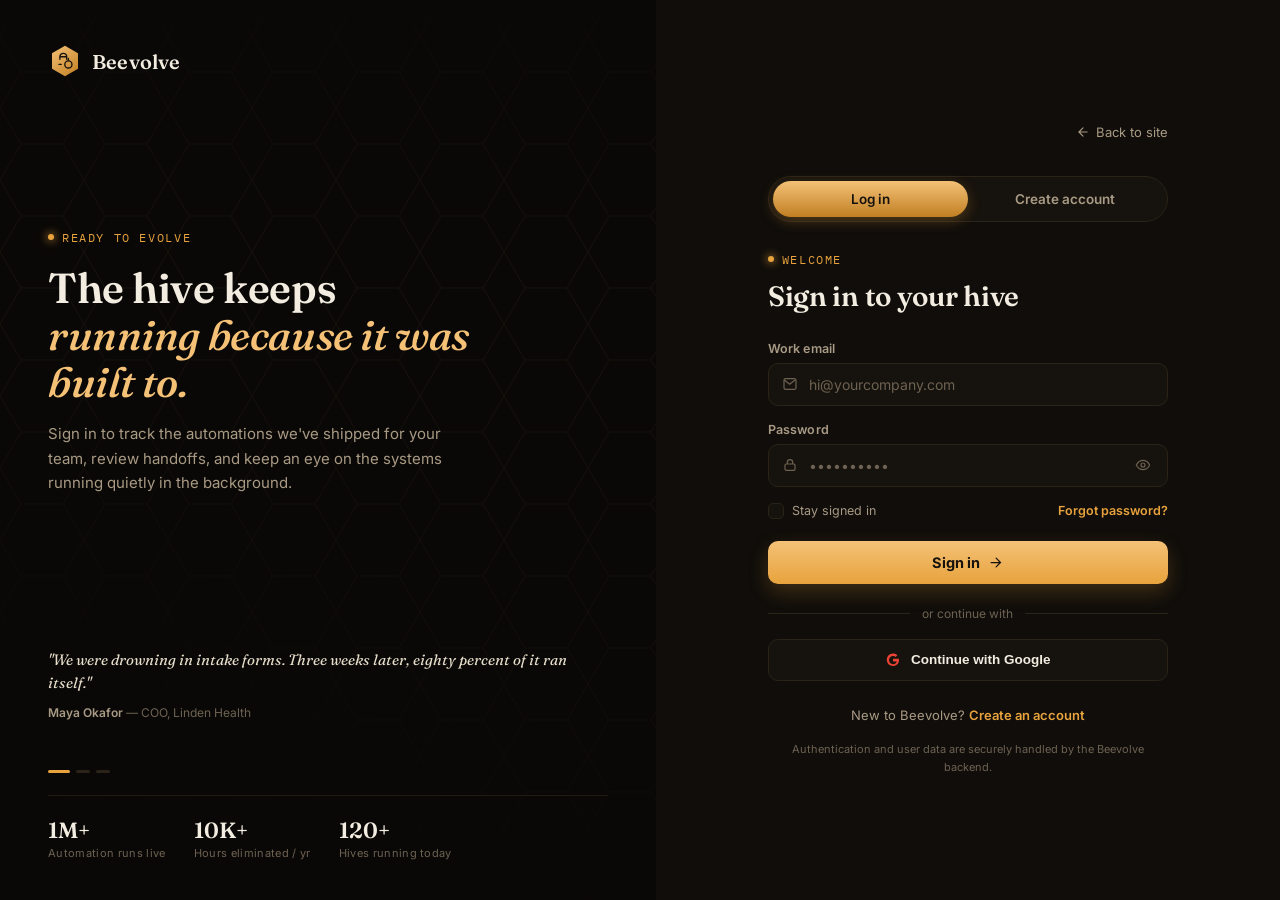
<file: Frontend/index.html>
<!DOCTYPE html>
<html lang="en">
<head>
<meta charset="UTF-8">
<meta name="viewport" content="width=device-width, initial-scale=1.0">
<title>Beevolve — Sign in</title>
<link rel="preconnect" href="https://fonts.googleapis.com">
<link rel="preconnect" href="https://fonts.gstatic.com" crossorigin>
<link href="https://fonts.googleapis.com/css2?family=Fraunces:ital,wght@0,500;0,600;0,700;1,500;1,600&family=Inter:wght@400;500;600;700&family=IBM+Plex+Mono:wght@500&display=swap" rel="stylesheet">
<link rel="stylesheet" href="css/styles.css">
</head>
<body>

<div class="toast-region" aria-live="polite" aria-atomic="true">
  <div id="auth-message" class="auth-message" role="status" hidden>
    <span class="toast-icon" aria-hidden="true"></span>
    <span class="toast-copy"></span>
    <button class="toast-dismiss" type="button" aria-label="Dismiss notification">&times;</button>
  </div>
</div>

<div class="shell">

  <!-- LEFT: brand stage -->
  <div class="stage">
    <video autoplay muted loop playsinline poster="">
      <source src="assets/hero.mp4" type="video/mp4">
    </video>

    <div class="brand">
      <span class="brand-mark">
        <svg viewBox="0 0 40 40" fill="none" xmlns="http://www.w3.org/2000/svg">
          <path d="M20 2L35.3 11V29L20 38L4.7 29V11L20 2Z" fill="url(#hexgrad)"/>
          <path d="M14 15c0-2.2 1.8-4 4-4s4 1.8 4 4v3M14 15v3M14 15h8" stroke="#17120c" stroke-width="1.6" stroke-linecap="round"/>
          <circle cx="24" cy="24" r="4.2" stroke="#17120c" stroke-width="1.6"/>
          <path d="M13 24h2.5M24 19.5V17" stroke="#17120c" stroke-width="1.6" stroke-linecap="round"/>
          <defs>
            <linearGradient id="hexgrad" x1="4.7" y1="2" x2="35.3" y2="38" gradientUnits="userSpaceOnUse">
              <stop stop-color="#f4c177"/>
              <stop offset="1" stop-color="#c17f22"/>
            </linearGradient>
          </defs>
        </svg>
      </span>
      <span class="brand-word">Beevolve</span>
    </div>

    <div class="stage-copy">
      <div class="eyebrow">Ready to evolve</div>
      <h1>The hive keeps<br><em>running because it&nbsp;was built to.</em></h1>
      <p>Sign in to track the automations we've shipped for your team, review handoffs, and keep an eye on the systems running quietly in the background.</p>
    </div>

    <div class="stage-footer">
      <div class="quote-rotator">
        <div class="quote active">
          <p>"We were drowning in intake forms. Three weeks later, eighty percent of it ran itself."</p>
          <div class="who"><b>Maya Okafor</b> — COO, Linden Health</div>
        </div>
        <div class="quote">
          <p>"I expected a tool I'd have to babysit. I got a system my ops lead actually trusts."</p>
          <div class="who"><b>Dan Restrepo</b> — Founder, Ream Logistics</div>
        </div>
        <div class="quote">
          <p>"First agency I've worked with that hands you the source code at the end. Just a thing that works."</p>
          <div class="who"><b>Priya Shah</b> — Head of RevOps, Marker Capital</div>
        </div>
      </div>
      <div class="dots">
        <span class="active"></span><span></span><span></span>
      </div>

      <div class="stat-row">
        <div><span class="num">1M+</span><span class="lbl">Automation runs live</span></div>
        <div><span class="num">10K+</span><span class="lbl">Hours eliminated / yr</span></div>
        <div><span class="num">120+</span><span class="lbl">Hives running today</span></div>
      </div>
    </div>
  </div>

  <!-- RIGHT: form -->
  <div class="form-side">
    <div class="form-wrap">

      <div class="form-top">
        <div class="mobile-brand">
          <span class="brand-mark">
            <svg viewBox="0 0 40 40" fill="none" xmlns="http://www.w3.org/2000/svg">
              <path d="M20 2L35.3 11V29L20 38L4.7 29V11L20 2Z" fill="url(#hexgrad2)"/>
              <defs>
                <linearGradient id="hexgrad2" x1="4.7" y1="2" x2="35.3" y2="38" gradientUnits="userSpaceOnUse">
                  <stop stop-color="#f4c177"/><stop offset="1" stop-color="#c17f22"/>
                </linearGradient>
              </defs>
            </svg>
          </span>
          <span class="brand-word">Beevolve</span>
        </div>
        <a href="https://beevolve.in" class="back-link">
          <svg viewBox="0 0 24 24" fill="none" stroke="currentColor" stroke-width="2" stroke-linecap="round"><path d="M19 12H5M12 19l-7-7 7-7"/></svg>
          Back to site
        </a>
      </div>

      <div class="tabs" id="tabs">
        <div class="indicator"></div>
        <button class="tab-btn active" data-tab="login" type="button">Log in</button>
        <button class="tab-btn" data-tab="register" type="button">Create account</button>
      </div>

      <!-- LOGIN -->
      <div id="panel-login">
        <div class="headline">
          <div class="eyebrow">Welcome</div>
          <h2>Sign in to your hive</h2>
        </div>

        <form class="active" id="login-form" autocomplete="off">
          <div class="field">
            <label for="login-email">Work email</label>
            <div class="input-wrap">
              <svg class="icon" viewBox="0 0 24 24" fill="none" stroke="currentColor" stroke-width="1.8"><path d="M3 6.5A2.5 2.5 0 0 1 5.5 4h13A2.5 2.5 0 0 1 21 6.5v11a2.5 2.5 0 0 1-2.5 2.5h-13A2.5 2.5 0 0 1 3 17.5v-11Z"/><path d="m3.5 6 8 6.5 8-6.5"/></svg>
              <input type="email" id="login-email" placeholder="hi@yourcompany.com" required>
            </div>
          </div>

          <div class="field">
            <label for="login-pass">Password</label>
            <div class="input-wrap">
              <svg class="icon" viewBox="0 0 24 24" fill="none" stroke="currentColor" stroke-width="1.8"><rect x="4.5" y="10.5" width="15" height="9.5" rx="2"/><path d="M8 10.5V7.8a4 4 0 1 1 8 0v2.7"/></svg>
              <input type="password" id="login-pass" placeholder="••••••••••" required>
              <button type="button" class="toggle-visibility" aria-label="Show password">
                <svg viewBox="0 0 24 24" fill="none" stroke="currentColor" stroke-width="1.8"><path d="M2 12s3.6-7 10-7 10 7 10 7-3.6 7-10 7-10-7-10-7Z"/><circle cx="12" cy="12" r="3"/></svg>
              </button>
            </div>
          </div>

          <div class="row-between">
            <label class="check">
              <input type="checkbox">
              <span class="box"><svg viewBox="0 0 12 12" fill="none"><path d="M2 6.2 4.7 9 10 3" stroke-width="1.8" stroke-linecap="round" stroke-linejoin="round"/></svg></span>
              Stay signed in
            </label>
            <a href="#" class="link-amber" id="forgot-password">Forgot password?</a>
          </div>

          <button type="submit" class="btn-primary">
            Sign in
            <svg viewBox="0 0 24 24" fill="none" stroke="currentColor" stroke-width="2" stroke-linecap="round"><path d="M5 12h14M13 5l7 7-7 7"/></svg>
          </button>
        </form>

        <div class="divider">or continue with</div>
        <div class="social-row">
          <button class="social-btn social-google" type="button">
            <svg viewBox="0 0 24 24"><path fill="#EA4335" d="M12 10.2v3.9h5.5c-.24 1.4-1.7 4.1-5.5 4.1-3.3 0-6-2.7-6-6.1s2.7-6.1 6-6.1c1.9 0 3.1.8 3.9 1.5l2.6-2.5C16.9 3.4 14.7 2.4 12 2.4 6.9 2.4 2.7 6.6 2.7 11.7s4.2 9.3 9.3 9.3c5.4 0 9-3.8 9-9.1 0-.6-.1-1.1-.2-1.6H12Z"/></svg>
            Continue with Google
          </button>
        </div>

        <p class="switch-line">New to Beevolve? <a href="#" class="link-amber" data-switch="register">Create an account</a></p>
      </div>

      <!-- REGISTER -->
      <div id="panel-register">
        <div class="headline">
          <div class="eyebrow">Start the audit</div>
          <h2>Set up your workspace</h2>
          <p>Takes about two minutes. No credit card, no lock-in.</p>
        </div>

        <form id="register-form" autocomplete="off">
          <div class="field">
            <label for="reg-name">Full name</label>
            <div class="input-wrap">
              <svg class="icon" viewBox="0 0 24 24" fill="none" stroke="currentColor" stroke-width="1.8"><circle cx="12" cy="8" r="3.5"/><path d="M4.5 20c1.4-3.8 4.4-5.5 7.5-5.5s6.1 1.7 7.5 5.5"/></svg>
              <input type="text" id="reg-name" placeholder="Anya Kapoor" required>
            </div>
          </div>

          <div class="field">
            <label for="reg-mobile">Mobile number</label>
            <div class="input-wrap">
              <svg class="icon" viewBox="0 0 24 24" fill="none" stroke="currentColor" stroke-width="1.8">
                <rect x="6.5" y="3" width="11" height="18" rx="2"/>
                <path d="M10 18h4"/>
              </svg>
              <input type="tel" id="reg-mobile" value="+91 " placeholder="xxxxxxxxxx"
              inputmode="numeric" autocomplete="tel" maxlength="14" required>
            </div>
          </div>

          <div class="field">
            <label for="reg-email">Work email</label>
            <div class="input-wrap">
              <svg class="icon" viewBox="0 0 24 24" fill="none" stroke="currentColor" stroke-width="1.8"><path d="M3 6.5A2.5 2.5 0 0 1 5.5 4h13A2.5 2.5 0 0 1 21 6.5v11a2.5 2.5 0 0 1-2.5 2.5h-13A2.5 2.5 0 0 1 3 17.5v-11Z"/><path d="m3.5 6 8 6.5 8-6.5"/></svg>
              <input type="email" id="reg-email" placeholder="hi@yourcompany.com" required>
            </div>
          </div>

          <div class="field">
            <label for="reg-pass">Password</label>
            <div class="input-wrap">
              <svg class="icon" viewBox="0 0 24 24" fill="none" stroke="currentColor" stroke-width="1.8"><rect x="4.5" y="10.5" width="15" height="9.5" rx="2"/><path d="M8 10.5V7.8a4 4 0 1 1 8 0v2.7"/></svg>
              <input type="password" id="reg-pass" placeholder="Create a password" required>
              <button type="button" class="toggle-visibility" aria-label="Show password">
                <svg viewBox="0 0 24 24" fill="none" stroke="currentColor" stroke-width="1.8"><path d="M2 12s3.6-7 10-7 10 7 10 7-3.6 7-10 7-10-7-10-7Z"/><circle cx="12" cy="12" r="3"/></svg>
              </button>
            </div>
            <div class="password-meter"><i></i><i></i><i></i><i></i></div>
            <div class="hint">Use 8+ characters with a number and a symbol.</div>
          </div>

          <div class="field">
            <label for="reg-confirm-pass">Confirm password</label>
            <div class="input-wrap">
              <svg class="icon" viewBox="0 0 24 24" fill="none" stroke="currentColor" stroke-width="1.8">
                <rect x="4.5" y="10.5" width="15" height="9.5" rx="2"/>
                <path d="M8 10.5V7.8a4 4 0 1 1 8 0v2.7"/>
              </svg>
              <input type="password" id="reg-confirm-pass" placeholder="Re-enter your password"
                     autocomplete="new-password" required>
              <button type="button" class="toggle-visibility" aria-label="Show password">
                <svg viewBox="0 0 24 24" fill="none" stroke="currentColor" stroke-width="1.8">
                  <path d="M2 12s3.6-7 10-7 10 7 10 7-3.6 7-10 7-10-7-10-7Z"/>
                  <circle cx="12" cy="12" r="3"/>
                </svg>
              </button>
            </div>
            <div class="hint" id="confirm-password-hint"></div>
          </div>

          <label class="check">
            <input type="checkbox">
            <span class="box"><svg viewBox="0 0 12 12" fill="none"><path d="M2 6.2 4.7 9 10 3" stroke-width="1.8" stroke-linecap="round" stroke-linejoin="round"/></svg></span>
            I agree to the <a href="#" class="link-amber" style="margin-left:3px;">terms</a>&nbsp;and&nbsp;<a href="#" class="link-amber">privacy&nbsp;policy</a>
          </label>

          <button type="submit" class="btn-primary">
            Create account
            <svg viewBox="0 0 24 24" fill="none" stroke="currentColor" stroke-width="2" stroke-linecap="round"><path d="M5 12h14M13 5l7 7-7 7"/></svg>
          </button>
        </form>

        <div class="divider">or continue with</div>
        <div class="social-row">
          <button class="social-btn social-google" type="button">
            <svg viewBox="0 0 24 24"><path fill="#EA4335" d="M12 10.2v3.9h5.5c-.24 1.4-1.7 4.1-5.5 4.1-3.3 0-6-2.7-6-6.1s2.7-6.1 6-6.1c1.9 0 3.1.8 3.9 1.5l2.6-2.5C16.9 3.4 14.7 2.4 12 2.4 6.9 2.4 2.7 6.6 2.7 11.7s4.2 9.3 9.3 9.3c5.4 0 9-3.8 9-9.1 0-.6-.1-1.1-.2-1.6H12Z"/></svg>
            Continue with Google
          </button>
        </div>

               <p class="switch-line">Already have a hive? <a href="#" class="link-amber" data-switch="login">Sign in</a></p>
      </div>

      <!-- VERIFY -->
      <div id="panel-verify" style="display:none;">
        <div class="headline">
          <div class="eyebrow">Almost there</div>
          <h2>Verify your account</h2>
          <p>Click below and we'll email you a verification link.</p>
        </div>

        <div id="verify-choice-row" class="social-row" style="grid-template-columns:1fr;">
          <button class="social-btn" type="button" id="verify-choice-email">
            <svg viewBox="0 0 24 24" fill="none" stroke="currentColor" stroke-width="1.8"><path d="M3 6.5A2.5 2.5 0 0 1 5.5 4h13A2.5 2.5 0 0 1 21 6.5v11a2.5 2.5 0 0 1-2.5 2.5h-13A2.5 2.5 0 0 1 3 17.5v-11Z"/><path d="m3.5 6 8 6.5 8-6.5"/></svg>
            Verify with email
          </button>
        </div>

        <p class="hint" id="verify-resend-hint" style="display:none; margin-top:14px; text-align:center;">
          Didn't get it? <a href="#" class="link-amber" id="verify-resend">Resend email</a>
        </p>
      </div>

      <p class="form-foot-note">Authentication and user data are securely handled by the Beevolve backend.</p>
    </div>
  </div>

</div>

<script src="js/auth.js"></script>
</body>
</html>
</file>
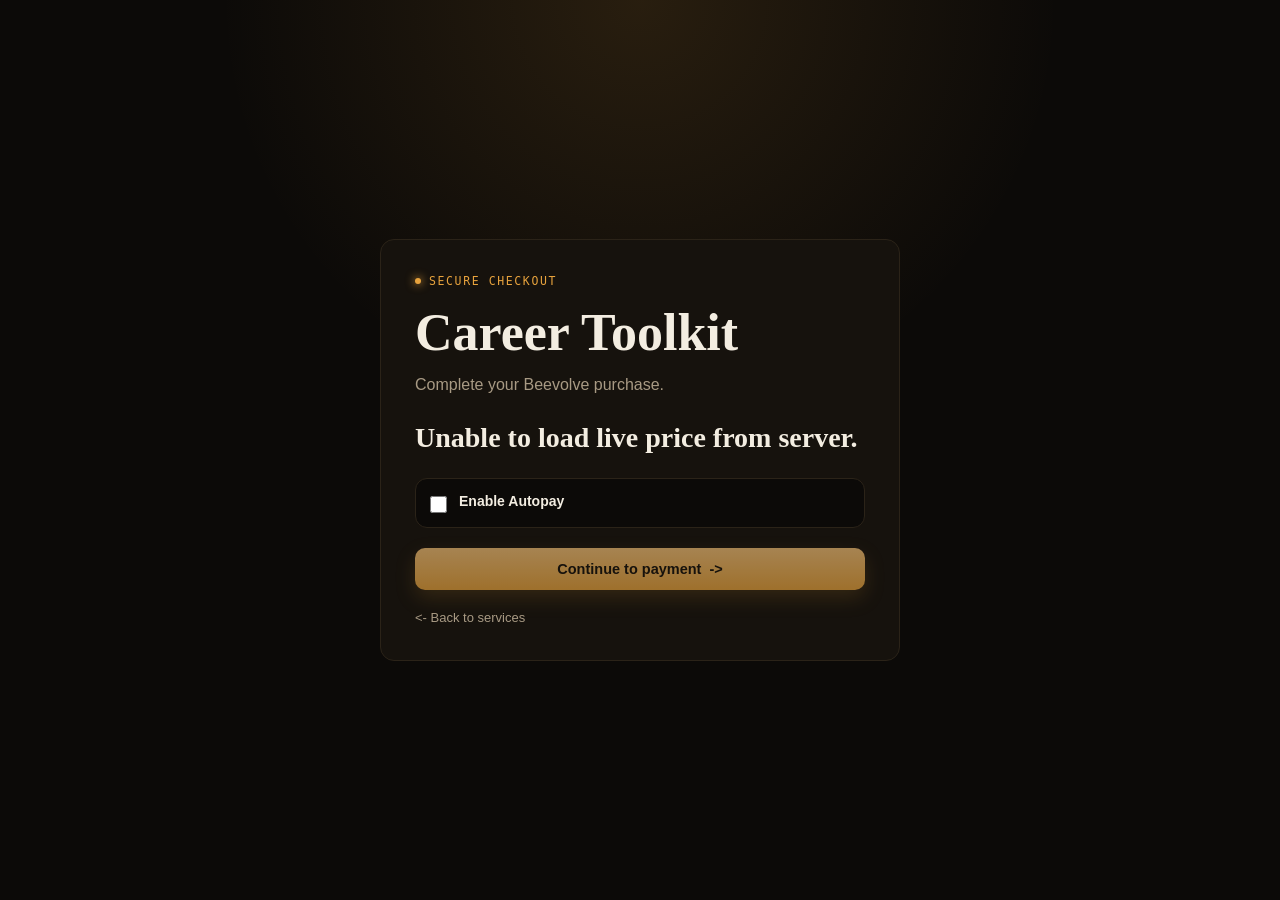
<file: Frontend/checkout.html>
<!DOCTYPE html>
<html lang="en">
<head>
  <meta charset="UTF-8">
  <meta name="viewport" content="width=device-width, initial-scale=1.0">
  <title>Beevolve - Checkout</title>
  <link rel="stylesheet" href="css/styles.css">
  <script src="https://checkout.razorpay.com/v1/checkout.js"></script>
  <style>
    .checkout{min-height:100vh;display:grid;place-items:center;padding:24px;background:radial-gradient(circle at 50% 0%,rgba(232,163,61,.13),transparent 38%),var(--bg)}
    .checkout-card{width:min(520px,100%);padding:clamp(24px,6vw,34px);background:var(--surface);border:1px solid var(--border);border-radius:var(--radius)}
    .checkout-card h1{font:600 clamp(36px,7vw,52px)/1.05 'Fraunces',serif;margin:18px 0 12px}.checkout-card p{color:var(--text-muted);line-height:1.65}.checkout-price{font:600 28px 'Fraunces',serif;color:var(--text);margin:24px 0}.checkout-card .btn-primary{margin-top:0}.back-link{display:inline-block;margin-top:20px;color:var(--text-muted);font-size:13px}.back-link:hover{color:var(--amber-light)}
    
    .autopay-option {
      display: flex;
      align-items: flex-start;
      gap: 12px;
      margin: 20px 0;
      padding: 14px;
      border: 1px solid var(--border);
      border-radius: 12px;
      cursor: pointer;
      background: var(--bg);
    }

    .autopay-option input {
      width: 17px;
      height: 17px;
      margin-top: 3px;
      flex-shrink: 0;
      accent-color: var(--amber-light);
      cursor: pointer;
    }

    .autopay-copy {
      display: flex;
      flex-direction: column;
      gap: 5px; 
    }

    .autopay-copy strong {
      color: var(--text);
      font-size: 14px;
    }

    .autopay-copy small {
      color: var(--text-muted);
      font-size: 12px;
      line-height: 1.5;
    }
  </style>
</head>
<body>
  <main class="checkout"><section class="checkout-card">
    <div class="eyebrow">Secure checkout</div>
    <h1 id="service-name">Career Toolkit</h1>
    <p>Complete your Beevolve purchase.</p>
    
<div id="service-price" class="checkout-price">Loading price...</div>

<label class="autopay-option" for="enable-autopay">
  <input type="checkbox" id="enable-autopay">
  <span class="autopay-copy">
    <strong>Enable Autopay</strong>
  </span>
</label>

<button id="pay-button" class="btn-primary" type="button" disabled>
  Continue to payment
  <span aria-hidden="true">-&gt;</span>
</button>

    <a class="back-link" href="subscriptions.html">&lt;- Back to services</a>
  </section></main>
  <script>
    const API_BASE = "http://127.0.0.1:8000";
    const params = new URLSearchParams(window.location.search);
    let service = params.get("service") || "Career Toolkit";
    let planId = params.get("plan_id");
    const button = document.getElementById("pay-button");
    const autopayCheckbox = document.getElementById("enable-autopay");

    document.getElementById("service-name").textContent = service;

    async function loadCheckoutPlan() {
      try {
        const response = await fetch(`${API_BASE}/api/subscriptions/plans`, {
          cache: "no-store"
        });
        if (!response.ok) {
          throw new Error("Unable to load live price from database.");
        }
        const data = await response.json();
        const plans = data.plans || [];
        const matched = plans.find(
          p =>
            (planId && p.plan_id === planId) ||
            String(p.name).toLowerCase() === String(service).toLowerCase()
        );

        if (!matched) {
          document.getElementById("service-name").textContent = "Service unavailable";
          document.getElementById("service-price").textContent = "Please return to services and choose a valid option.";
          button.disabled = true;
          return;
        }

        service = matched.name;
        planId = matched.plan_id;
        document.getElementById("service-name").textContent = matched.name;
        document.getElementById("service-price").textContent = `Rs. ${matched.amount_rupees}`;
        button.disabled = false;
      } catch (error) {
        document.getElementById("service-price").textContent = "Unable to load live price from server.";
        button.disabled = true;
      }
    }

    loadCheckoutPlan();

  button.addEventListener("click", async () => {
    button.disabled = true;
    button.firstChild.textContent = "Opening checkout... ";

    try {
      // Autopay selected: create a recurring Razorpay subscription
      if (autopayCheckbox?.checked) {
        if (!planId) {
          throw new Error(
            "Plan ID is missing. Please return to services and try again."
          );
        }

        button.firstChild.textContent = "Preparing Autopay... ";

        const response = await fetch(
          `${API_BASE}/api/subscriptions/create`,
          {
            method: "POST",
            credentials: "include",
            headers: { "Content-Type": "application/json" },
            body: JSON.stringify({ plan_id: planId, service })
          }
        );

        const result = await response.json();

        if (!response.ok) {
          throw new Error(result.detail || "Unable to start Autopay.");
        }

        if (!result.success || !result.short_url) {
          throw new Error("Autopay checkout link was not returned.");
        }

        window.location.assign(result.short_url);
        return;
      }

      // Autopay unchecked: preserve your existing one-time payment flow
      const response = await fetch(
        `${API_BASE}/api/payments/create-order`,
        {
          method: "POST",
          credentials: "include",
          headers: { "Content-Type": "application/json" },
          body: JSON.stringify({ service })
        }
      );

      const order = await response.json();

      if (!response.ok) {
        throw new Error(order.detail || "Unable to create payment order.");
      }

      const razorpay = new Razorpay({
        key: order.key_id,
        amount: order.amount,
        currency: order.currency,
        name: "Beevolve",
        description: service,
        order_id: order.id,
        handler: verifyPayment,
        modal: {
          ondismiss: function () {
            button.disabled = false;
            button.firstChild.textContent = "Continue to payment ";
          }
        }
      });

      razorpay.open();

    } catch (error) {
      alert(error.message || "Unable to start payment.");
      button.disabled = false;
      button.firstChild.textContent = "Continue to payment ";
    }
  });


    async function verifyPayment(payment) {
      const response = await fetch(`${API_BASE}/api/payments/verify`, {
      method: "POST",
      credentials: "include",
      headers: {"Content-Type": "application/json"},
      body: JSON.stringify(payment)
    });
      const result = await response.json();
      alert(result.message);
      if (result.success) window.location.href = "dashboard.html";
    }
  </script>
</body>
</html>
</file>
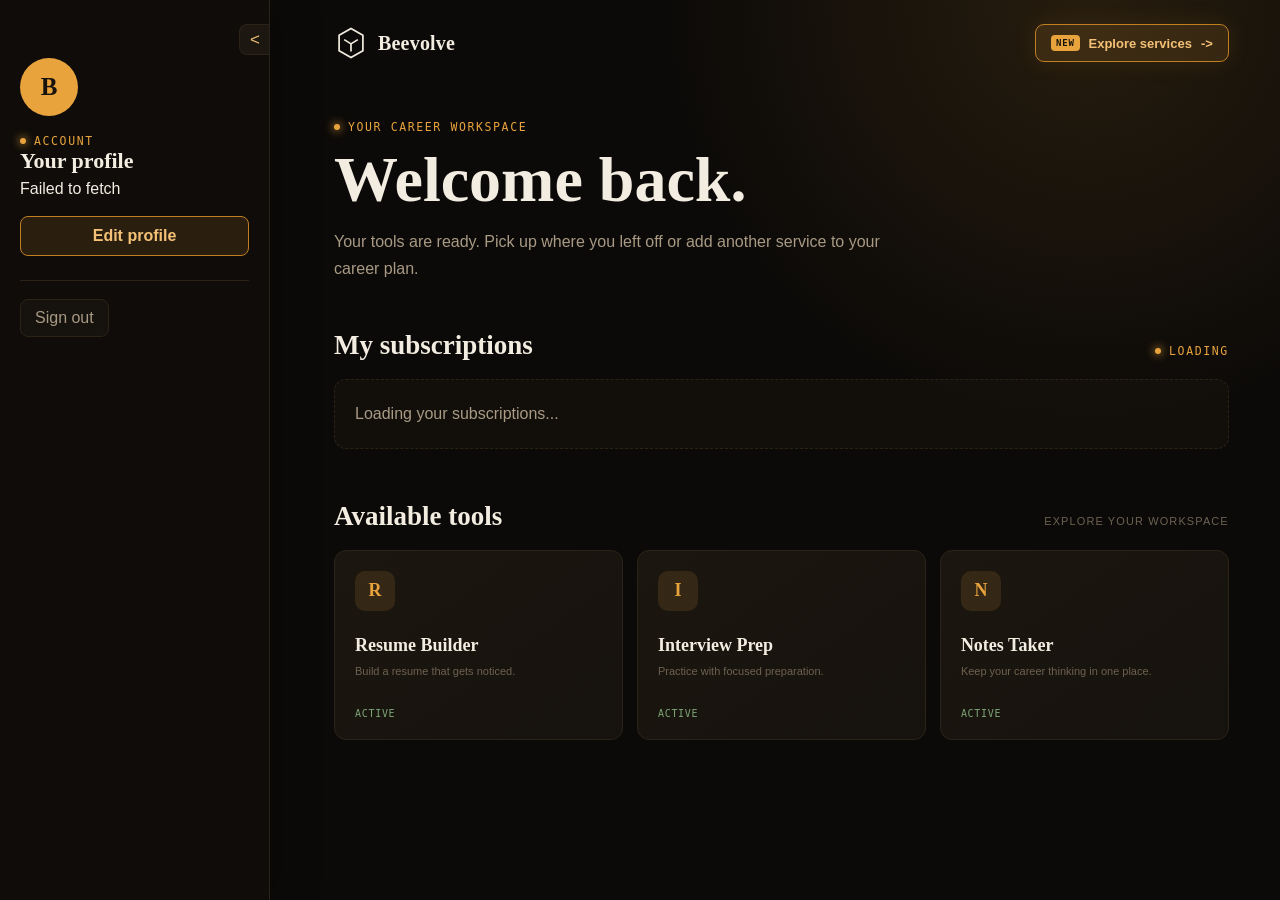
<file: Frontend/dashboard.html>
<!DOCTYPE html>
<html lang="en">
<head>
  <meta charset="UTF-8">
  <meta name="viewport" content="width=device-width, initial-scale=1.0">
  <title>Beevolve — Your workspace</title>
  <link rel="stylesheet" href="css/styles.css">
  <style>
    .dashboard{--sidebar-width:270px;min-height:100vh;padding:24px clamp(20px,4vw,64px) 42px calc(var(--sidebar-width) + clamp(28px,5vw,72px));background:radial-gradient(circle at 85% 0%,rgba(232,163,61,.12),transparent 30%),var(--bg);transition:padding-left .25s ease}.mobile-menu{display:none}.sidebar-backdrop{display:none}
    .dashboard.sidebar-collapsed{--sidebar-width:58px}
    .dashboard-nav{max-width:1240px;margin:0 auto;display:flex;justify-content:space-between;align-items:center;gap:24px}
    .dashboard-actions{display:flex;align-items:center;gap:14px;color:var(--text-muted);font-size:13px}
    .explore-link{position:relative;display:flex;align-items:center;gap:9px;padding:10px 15px;border:1px solid var(--amber-deep);border-radius:9px;background:rgba(232,163,61,.12);color:var(--amber-light);font-weight:700;box-shadow:0 0 24px rgba(232,163,61,.1)}
    .explore-link:hover{background:var(--amber);color:#17120c;transform:translateY(-1px)}
    .new-badge{padding:3px 5px;border-radius:4px;background:var(--amber);color:#17120c;font:700 9px 'IBM Plex Mono',monospace;letter-spacing:.08em}
    .logout{border:1px solid var(--border);border-radius:8px;padding:9px 14px;background:var(--surface);color:var(--text-muted);cursor:pointer;font:inherit}.logout:hover{border-color:var(--amber-deep);color:var(--text)}
    .dashboard-layout{max-width:1240px;margin:58px auto 0}.profile-sidebar{position:fixed;z-index:10;inset:0 auto 0 0;width:270px;padding:28px 20px;background:rgba(16,13,10,.98);border-right:1px solid var(--border);box-shadow:16px 0 36px rgba(0,0,0,.18);transition:width .25s ease;overflow:hidden}.sidebar-toggle{position:absolute;z-index:2;top:24px;right:-1px;width:31px;height:31px;border:1px solid var(--border);border-right:0;border-radius:8px 0 0 8px;background:var(--surface-2);color:var(--amber-light);cursor:pointer;font-size:17px;line-height:1}.sidebar-toggle:hover{background:var(--amber);color:#17120c}.sidebar-content{padding-top:30px;transition:opacity .15s ease}.dashboard.sidebar-collapsed .profile-sidebar{width:58px;padding-left:12px;padding-right:12px}.dashboard.sidebar-collapsed .sidebar-content{opacity:0;pointer-events:none}.dashboard.sidebar-collapsed .sidebar-toggle{right:13px;border:1px solid var(--border);border-radius:8px}.dashboard.sidebar-collapsed .sidebar-toggle span{display:inline-block;transform:rotate(180deg)}
    .avatar{display:grid;place-items:center;width:58px;height:58px;margin-bottom:18px;border-radius:50%;background:var(--amber);color:#17120c;font:600 25px 'Fraunces',serif}
    .profile-sidebar h2{font:600 22px 'Fraunces',serif;overflow-wrap:anywhere}.profile-sidebar .profile{margin-top:6px}.profile{display:grid;gap:14px}.profile-email{color:var(--text-muted);word-break:break-word;font-size:13px}.sidebar-divider{height:1px;margin:24px 0 18px;background:var(--border)}
    .profile-edit{width:100%;margin-top:18px;border:1px solid var(--amber-deep);border-radius:8px;padding:10px 14px;background:rgba(232,163,61,.12);color:var(--amber-light);cursor:pointer;font:inherit;font-weight:700}.profile-edit:hover{background:var(--amber);color:#17120c}.sidebar-explore{display:none}
    .profile-dialog{width:min(440px,calc(100% - 32px));border:1px solid var(--border);border-radius:12px;padding:28px;background:var(--surface);color:var(--text);box-shadow:0 24px 80px rgba(0,0,0,.6)}.profile-dialog::backdrop{background:rgba(0,0,0,.7)}.dialog-header{display:flex;justify-content:space-between;align-items:start;gap:20px;margin-bottom:24px}.dialog-header h2{font:600 26px 'Fraunces',serif}.dialog-close{border:0;background:transparent;color:var(--text-muted);font-size:24px;cursor:pointer}.profile-form{display:grid;gap:16px}.profile-form label{display:grid;gap:7px;color:var(--text-muted);font-size:12px}.profile-form input{width:100%;border:1px solid var(--border);border-radius:7px;padding:11px 12px;background:var(--panel);color:var(--text);font:inherit}.profile-form input:focus{outline:2px solid var(--amber-deep);outline-offset:1px}.dialog-actions{display:flex;justify-content:flex-end;gap:10px;margin-top:8px}.dialog-actions button{border:1px solid var(--border);border-radius:7px;padding:10px 14px;background:var(--surface-2);color:var(--text);cursor:pointer;font:inherit}.dialog-actions .save-profile{border-color:var(--amber-deep);background:var(--amber);color:#17120c;font-weight:700}.profile-message{min-height:18px;color:var(--success);font-size:12px}
    .dashboard-main{min-width:0}.dashboard-card h1{font-family:'Fraunces',serif;font-size:clamp(40px,5vw,68px);line-height:1;margin:14px 0 16px}.dashboard-intro{color:var(--text-muted);line-height:1.7;max-width:560px}.services-heading{display:flex;justify-content:space-between;align-items:baseline;gap:16px;margin:52px 0 18px}.services-heading h2{font:600 27px 'Fraunces',serif}.services-heading span{font-size:11px;color:var(--text-faint);text-transform:uppercase;letter-spacing:.1em}
    .service-list{display:grid;grid-template-columns:repeat(3,minmax(0,1fr));gap:14px}.service-item{display:flex;flex-direction:column;align-items:flex-start;min-height:190px;padding:20px;border:1px solid var(--border);background:linear-gradient(145deg,rgba(28,23,16,.95),var(--surface));border-radius:12px;transition:transform .2s ease,border-color .2s ease}.service-item:hover{transform:translateY(-4px);border-color:var(--amber-deep)}.service-icon{display:grid;place-items:center;width:40px;height:40px;margin-bottom:24px;border-radius:10px;background:rgba(232,163,61,.13);color:var(--amber);font:600 18px 'Fraunces',serif}.service-item strong{display:block;font:600 18px 'Fraunces',serif}.service-item small{display:block;color:var(--text-faint);margin-top:7px;font-size:11px;line-height:1.5}.service-status{margin-top:auto;color:var(--success);font:10px 'IBM Plex Mono',monospace;text-transform:uppercase;letter-spacing:.07em}
    @media(max-width:900px){.service-list{grid-template-columns:1fr}.service-item{min-height:145px}.service-icon{margin-bottom:16px}}

    .subscriptions-section{margin:48px 0 12px}
    .subscriptions-section .section-heading{display:flex;justify-content:space-between;align-items:baseline;gap:16px;margin-bottom:18px}
    .subscriptions-section h2{font:600 27px 'Fraunces',serif}
    .subscription-grid{display:grid;grid-template-columns:repeat(2,minmax(0,1fr));gap:14px}
    .subscription-card{min-width:0;padding:20px;border:1px solid var(--border);border-radius:12px;background:linear-gradient(145deg,rgba(28,23,16,.95),var(--surface))}
    .subscription-card h3{font:600 19px 'Fraunces',serif;margin:0 0 12px;overflow-wrap:anywhere}
    .subscription-meta{display:grid;gap:9px;color:var(--text-muted);font-size:12px}
    .subscription-meta strong{color:var(--text);font-weight:600}
    .subscription-badge{display:inline-flex;align-items:center;width:max-content;max-width:100%;padding:5px 9px;border:1px solid var(--border);border-radius:999px;font:10px 'IBM Plex Mono',monospace;text-transform:uppercase;letter-spacing:.06em}
    .subscription-badge.active{color:var(--success);border-color:rgba(110,190,130,.35);background:rgba(110,190,130,.08)}
    .subscription-badge.pending{color:var(--amber-light);border-color:var(--amber-deep);background:rgba(232,163,61,.08)}
    .subscription-badge.inactive{color:var(--text-muted)}
    .subscription-message{padding:20px;border:1px dashed var(--border);border-radius:12px;color:var(--text-muted);line-height:1.7;background:rgba(28,23,16,.45)}
    .subscription-message a{color:var(--amber-light);font-weight:700;text-decoration:underline;text-underline-offset:3px}
    .subscription-retry{margin-top:12px;border:1px solid var(--amber-deep);border-radius:8px;padding:8px 12px;background:rgba(232,163,61,.1);color:var(--amber-light);cursor:pointer;font:inherit;font-size:12px}
    @media(max-width:900px){.subscription-grid{grid-template-columns:1fr}}

    .profile-dialog{margin:auto;max-height:calc(100vh - 32px);overflow:auto}
    @media(max-width:680px){.dashboard{--sidebar-width:0;padding:20px 20px 38px}.dashboard-layout{margin-top:48px}.dashboard-nav{position:relative;gap:12px}.dashboard-nav>.brand{position:absolute;left:50%;transform:translateX(-50%)}.mobile-menu{display:grid;place-items:center;width:40px;height:40px;border:1px solid var(--border);border-radius:8px;background:var(--surface);color:var(--amber-light);cursor:pointer;font-size:22px;line-height:1}.dashboard-actions .explore-link{display:none}.profile-sidebar{width:min(290px,calc(100vw - 32px));transform:translateX(-105%);box-shadow:18px 0 42px rgba(0,0,0,.42);transition:transform .25s ease}.dashboard.sidebar-open .profile-sidebar{transform:translateX(0)}.dashboard.sidebar-open .sidebar-backdrop{display:block;position:fixed;z-index:9;inset:0;background:rgba(0,0,0,.58)}.dashboard.sidebar-collapsed .profile-sidebar{width:min(290px,calc(100vw - 32px));transform:translateX(-105%)}.dashboard.sidebar-collapsed .sidebar-content{opacity:1;pointer-events:auto}.sidebar-explore{display:flex;margin-top:18px}.dashboard-actions{gap:8px}.explore-link{padding:9px 11px}.services-heading{margin-top:42px}}
  </style>
</head>
<body>
  <main class="dashboard">
    <nav class="dashboard-nav">
      <a class="brand" href="dashboard.html" aria-label="Beevolve home"><span class="brand-mark"><svg viewBox="0 0 40 40" fill="none" aria-hidden="true"><path d="M20 3 34 11v18l-14 8L6 29V11L20 3Z" stroke="currentColor" stroke-width="2"/><path d="m12 16 8 5 8-5M20 21v9" stroke="currentColor" stroke-width="2"/></svg></span><span class="brand-word">Beevolve</span></a>
      <div class="dashboard-actions"><button id="mobile-menu" class="mobile-menu" type="button" aria-label="Open sidebar" aria-expanded="false">&#9776;</button><a class="explore-link" href="subscriptions.html"><span class="new-badge">NEW</span> Explore services <span aria-hidden="true">-&gt;</span></a></div>
    </nav>
    <div class="dashboard-layout">
      <aside class="profile-sidebar">
        <button id="sidebar-toggle" class="sidebar-toggle" type="button" aria-label="Collapse profile sidebar" aria-expanded="true"><span aria-hidden="true">&lt;</span></button>
        <div class="sidebar-content">
          <div id="avatar" class="avatar" aria-hidden="true">B</div>
          <div class="eyebrow">Account</div>
          <h2 id="sidebar-name">Your profile</h2>
          <div id="profile" class="profile">Loading profile...</div>
          <button id="edit-profile" class="profile-edit" type="button">Edit profile</button>
          <a class="explore-link sidebar-explore" href="subscriptions.html"><span class="new-badge">NEW</span> Explore services <span aria-hidden="true">-&gt;</span></a>
          <div class="sidebar-divider"></div>
          <button id="sidebar-logout" class="logout" type="button">Sign out</button>
        </div>
      </aside>
      <button id="sidebar-backdrop" class="sidebar-backdrop" type="button" aria-label="Close sidebar"></button>
      <div class="dashboard-main">
        <div class="eyebrow">Your career workspace</div>
        <section class="dashboard-card"><h1>Welcome back<span id="welcome-name">.</span></h1><p class="dashboard-intro">Your tools are ready. Pick up where you left off or add another service to your career plan.</p></section>
        <section class="subscriptions-section" aria-labelledby="subscriptions-title">
          <div class="section-heading">
            <h2 id="subscriptions-title">My subscriptions</h2>
            <span id="subscription-count" class="eyebrow">Loading</span>
          </div>
          <div id="subscriptions-content" aria-live="polite">
            <div class="subscription-message">Loading your subscriptions...</div>
          </div>
        </section>
        <div class="services-heading"><h2>Available tools</h2><span>Explore your workspace</span></div>
        <div class="service-list">
          <article class="service-item"><div class="service-icon">R</div><strong>Resume Builder</strong><small>Build a resume that gets noticed.</small><span class="service-status">Active</span></article>
          <article class="service-item"><div class="service-icon">I</div><strong>Interview Prep</strong><small>Practice with focused preparation.</small><span class="service-status">Active</span></article>
          <article class="service-item"><div class="service-icon">N</div><strong>Notes Taker</strong><small>Keep your career thinking in one place.</small><span class="service-status">Active</span></article>
        </div>
      </div>
    </div>
  </main>

  <dialog id="profile-dialog" class="profile-dialog">
    <div class="dialog-header"><div><div class="eyebrow">Account</div><h2>Edit profile</h2></div><button id="close-profile" class="dialog-close" type="button" aria-label="Close dialog">&times;</button></div>
    <form id="profile-form" class="profile-form">
      <label for="profile-name">Full name<input id="profile-name" name="full_name" required maxlength="120"></label>
      <label for="profile-email">Email<input id="profile-email" name="email" type="email" required></label>
      <label for="profile-mobile">Mobile<input id="profile-mobile" name="mobile" maxlength="30"></label>
      <p id="profile-message" class="profile-message" role="status"></p>
      <div class="dialog-actions"><button id="cancel-profile" type="button">Cancel</button><button class="save-profile" type="submit">Save changes</button></div>
    </form>
  </dialog>

  <script>
    const API_BASE = "http://127.0.0.1:8000";
    const profileEl = document.getElementById("profile");
    const profileDialog = document.getElementById("profile-dialog");
    const mobileMenu = document.getElementById("mobile-menu");
    const sidebarBackdrop = document.getElementById("sidebar-backdrop");
    let currentProfile = {};
    let currentEmail = "";

    function escapeHtml(value) {
      return String(value).replace(/[&<>"']/g, c => ({
        "&":"&amp;","<":"&lt;",">":"&gt;",'"':"&quot;","'":"&#039;"
      }[c]));
    }

    async function api(path, options = {}) {
      const response = await fetch(API_BASE + path, {
        credentials: "include",
        ...options,
        headers: {
          ...(options.body ? {"Content-Type": "application/json"} : {}),
          ...(options.headers || {})
        }
      });
      const body = await response.json().catch(() => ({}));
      if (!response.ok) {
        throw new Error(body.detail || "Request failed.");
      }
      return body;
    }


    function formatDate(value) {
      if (!value) return "Not available";
      const date = new Date(value);
      if (Number.isNaN(date.getTime())) return "Not available";
      return date.toLocaleDateString(undefined, {year: "numeric", month: "short", day: "numeric"});
    }

    function humanizeStatus(value) {
      return String(value || "unknown").replace(/[_-]+/g, " ");
    }

    function getSubscriptionName(item) {
      const plan = item?.mst_plan || item?.plan || {};
      const product = plan?.mst_product || plan?.product || item?.mst_product || item?.product || {};
      return product?.name || item?.product_name || plan?.name || item?.plan_name || "Beevolve service";
    }

    function renderSubscriptions(payload) {
      const content = document.getElementById("subscriptions-content");
      const count = document.getElementById("subscription-count");
      let rows = Array.isArray(payload) ? payload :
        Array.isArray(payload?.subscriptions) ? payload.subscriptions :
        Array.isArray(payload?.data) ? payload.data : [];

      // If the API returns an object without a list, treat it as an empty result
      // rather than trying to render an unknown shape as a subscription.
      rows = rows.filter(item => item && typeof item === "object");
      count.textContent = `${rows.length} ${rows.length === 1 ? "record" : "records"}`;

      if (!rows.length) {
        content.innerHTML = `
          <div class="subscription-message">
            You don't have any confirmed subscriptions yet. Once a purchase is completed and recorded by the backend, it will appear here.
            <div><a href="subscriptions.html">Explore services →</a></div>
          </div>`;
        return;
      }

      content.innerHTML = `<div class="subscription-grid">${rows.map(item => {
        const plan = item.mst_plan || item.plan || {};
        const rawStatus = item.subscription_status || item.status || item.auth_status || "unknown";
        const statusKey = String(rawStatus).toLowerCase();
        const badgeClass = ["active", "authenticated", "activated"].includes(statusKey) ? "active" :
          ["created", "pending", "halted"].includes(statusKey) ? "pending" : "inactive";
        const amountPaise = item.amount ?? plan.amount;
        const amountText = amountPaise == null ? "" :
          `${item.currency || plan.currency || "INR"} ${(Number(amountPaise) / 100).toLocaleString(undefined, {minimumFractionDigits: 2, maximumFractionDigits: 2})}`;
        const renewal = item.next_charge_at ? formatDate(item.next_charge_at) : "";
        const autoRenew = item.auto_renew === true ? "Enabled" : item.auto_renew === false ? "Disabled" : "Not available";
        return `
          <article class="subscription-card">
            <h3>${escapeHtml(getSubscriptionName(item))}</h3>
            <div class="subscription-meta">
              <span class="subscription-badge ${badgeClass}">${escapeHtml(humanizeStatus(rawStatus))}</span>
              ${amountText ? `<div>Plan amount: <strong>${escapeHtml(amountText)}</strong></div>` : ""}
              <div>Started: <strong>${escapeHtml(formatDate(item.starts_at || item.created_date))}</strong></div>
              <div>Expires: <strong>${escapeHtml(formatDate(item.expires_at))}</strong></div>
              <div>Auto-renew: <strong>${escapeHtml(autoRenew)}</strong></div>
              ${renewal ? `<div>Next charge: <strong>${escapeHtml(renewal)}</strong></div>` : ""}
            </div>
          </article>`;
      }).join("")}</div>`;
    }

    async function loadSubscriptions() {
      const content = document.getElementById("subscriptions-content");
      const count = document.getElementById("subscription-count");
      content.innerHTML = '<div class="subscription-message">Loading your subscriptions...</div>';
      count.textContent = "Loading";
      try {
        const result = await api("/api/subscriptions/me");
        renderSubscriptions(result);
      } catch (error) {
        content.innerHTML = `
          <div class="subscription-message">
            We couldn't load your subscriptions right now. Your account is still signed in; please try again.
            <div><button class="subscription-retry" id="retry-subscriptions" type="button">Try again</button></div>
          </div>`;
        count.textContent = "Unavailable";
        document.getElementById("retry-subscriptions")?.addEventListener("click", loadSubscriptions);
        console.error("Unable to load subscriptions:", error);
      }
    }

    (async () => {
      try {
        const auth = await api("/api/auth/me");
        if (!auth.authenticated) {
          window.location.href = "index.html";
          return;
        }

        loadSubscriptions();

        let profile = null;
        try {
          profile = (await api("/api/auth/profile")).profile;
        } catch (_) {}

        const metadata = auth.user?.user_metadata || {};
        const displayName = profile?.full_name || metadata.full_name || "";
        currentProfile = profile || {};
        currentEmail = auth.user?.email || "";
        document.getElementById("welcome-name").textContent = displayName ? `, ${displayName.split(" ")[0]}.` : ".";
        document.getElementById("sidebar-name").textContent = displayName || "Your profile";
        document.getElementById("avatar").textContent = (displayName || "B").charAt(0).toUpperCase();

        profileEl.innerHTML = `
          <div class="profile-email">${escapeHtml(auth.user?.email || "—")}</div>
        `;
      } catch (error) {
        profileEl.textContent = error.message || "Unable to load profile.";
      }
    })();

    document.getElementById("edit-profile").addEventListener("click", () => {
      document.getElementById("profile-name").value = currentProfile.full_name || "";
      document.getElementById("profile-email").value = currentEmail;
      document.getElementById("profile-mobile").value = currentProfile.mobile || "";
      document.getElementById("profile-message").textContent = "";
      profileDialog.showModal();
    });
    document.getElementById("close-profile").addEventListener("click", () => profileDialog.close());
    document.getElementById("cancel-profile").addEventListener("click", () => profileDialog.close());
    document.getElementById("profile-form").addEventListener("submit", async event => {
      event.preventDefault();
      const form = new FormData(event.currentTarget);
      const message = document.getElementById("profile-message");
      const saveButton = event.currentTarget.querySelector(".save-profile");
      saveButton.disabled = true;
      message.textContent = "Saving...";
      try {
        const result = await api("/api/auth/profile", {method: "PUT", body: JSON.stringify(Object.fromEntries(form.entries()))});
        message.textContent = result.message;
        currentProfile.full_name = form.get("full_name");
        currentProfile.mobile = form.get("mobile");
        currentEmail = form.get("email");
        document.getElementById("sidebar-name").textContent = currentProfile.full_name || "Your profile";
        document.getElementById("welcome-name").textContent = currentProfile.full_name ? `, ${currentProfile.full_name.split(" ")[0]}.` : ".";
        profileEl.innerHTML = `<div class="profile-email">${escapeHtml(currentEmail || "—")}</div>`;
        setTimeout(() => profileDialog.close(), 700);
      } catch (error) {
        message.textContent = error.message || "Unable to update profile.";
      } finally {
        saveButton.disabled = false;
      }
    });

    async function logout() {
      try {
        await api("/api/auth/logout", {method: "POST"});
      } finally {
        window.location.href = "index.html";
      }
    }
    document.getElementById("sidebar-logout").addEventListener("click", logout);
    const dashboard = document.querySelector(".dashboard");
    const sidebarToggle = document.getElementById("sidebar-toggle");
    function closeMobileSidebar() {
      dashboard.classList.remove("sidebar-open");
      mobileMenu.setAttribute("aria-expanded", "false");
    }
    mobileMenu.addEventListener("click", () => {
      const open = dashboard.classList.toggle("sidebar-open");
      mobileMenu.setAttribute("aria-expanded", String(open));
    });
    sidebarBackdrop.addEventListener("click", closeMobileSidebar);
    document.addEventListener("keydown", event => {
      if (event.key === "Escape") closeMobileSidebar();
    });
    sidebarToggle.addEventListener("click", () => {
      const collapsed = dashboard.classList.toggle("sidebar-collapsed");
      sidebarToggle.setAttribute("aria-expanded", String(!collapsed));
      sidebarToggle.setAttribute("aria-label", collapsed ? "Open profile sidebar" : "Collapse profile sidebar");
    });
  </script>
</body>
</html>
</file>
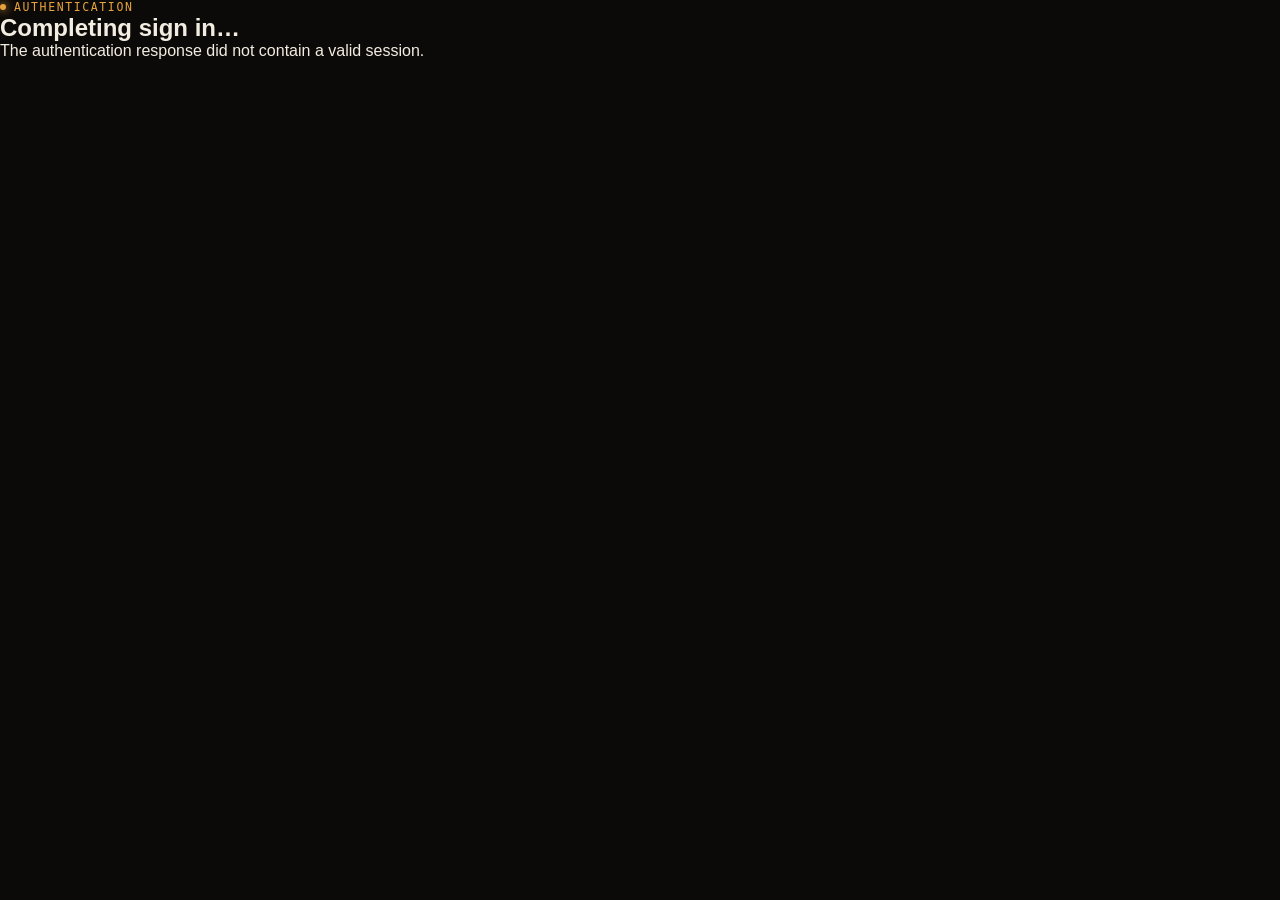
<file: Frontend/oauth-callback.html>
<!DOCTYPE html>
<html lang="en">
<head>
<meta charset="UTF-8">
<meta name="viewport" content="width=device-width, initial-scale=1.0">
<title>Beevolve — Signing in</title>
<link rel="stylesheet" href="css/styles.css">
</head>
<body>
<main class="dashboard">
  <section class="dashboard-card">
    <div class="eyebrow">Authentication</div>
    <h1>Completing sign in…</h1>
    <p id="status">Please wait while we securely finish your sign-in.</p>
  </section>
</main>
<script>
(async () => {
  const status = document.getElementById("status");
  const API_BASE = "http://127.0.0.1:8000";

  try {
    const hash = new URLSearchParams(window.location.hash.replace(/^#/, ""));
    const accessToken = hash.get("access_token");
    const refreshToken = hash.get("refresh_token");

    if (!accessToken) {
      throw new Error("The authentication response did not contain a valid session.");
    }

    const response = await fetch(API_BASE + "/api/auth/oauth/exchange", {
      method: "POST",
      credentials: "include",
      headers: {"Content-Type": "application/json"},
      body: JSON.stringify({
        access_token: accessToken,
        refresh_token: refreshToken
      })
    });

    const body = await response.json().catch(() => ({}));
    if (!response.ok) throw new Error(body.detail || "OAuth sign-in failed.");

    window.history.replaceState({}, document.title, window.location.pathname);
    window.location.href = "dashboard.html";
  } catch (error) {
    status.textContent = error.message || "Unable to complete sign in.";
  }
})();
</script>
</body>
</html>
</file>
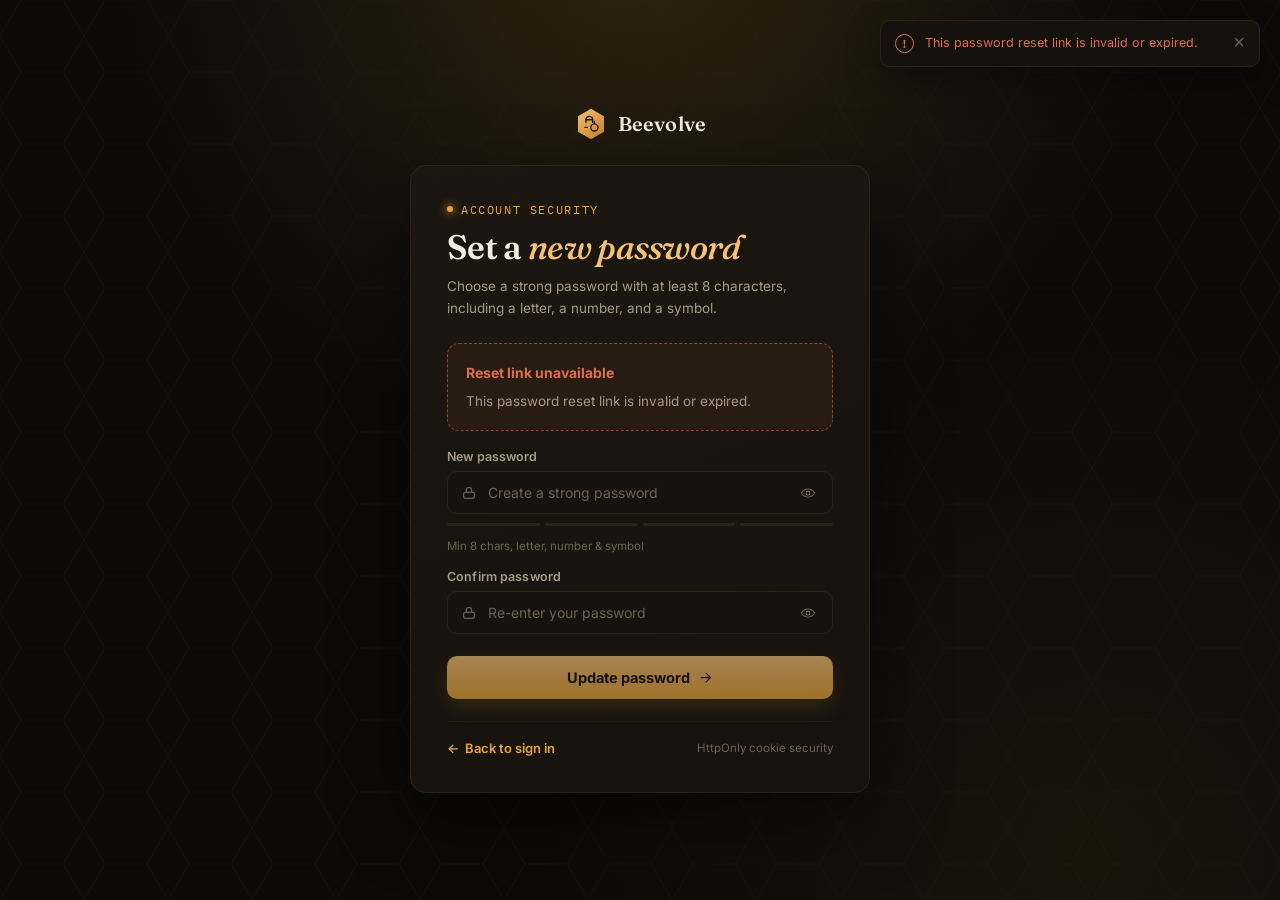
<file: Frontend/reset-password.html>
<!DOCTYPE html>
<html lang="en">
<head>
  <meta charset="UTF-8">
  <meta name="viewport" content="width=device-width, initial-scale=1.0">
  <title>Beevolve — Reset password</title>
  <link rel="preconnect" href="https://fonts.googleapis.com">
  <link rel="preconnect" href="https://fonts.gstatic.com" crossorigin>
  <link href="https://fonts.googleapis.com/css2?family=Fraunces:ital,wght@0,500;0,600;0,700;1,500;1,600&family=Inter:wght@400;500;600;700&family=IBM+Plex+Mono:wght@500&display=swap" rel="stylesheet">
  <link rel="stylesheet" href="css/styles.css">
  <style>
    .reset-shell {
      min-height: 100vh;
      display: grid;
      place-items: center;
      padding: 32px 20px;
      position: relative;
      overflow: hidden;
      background:
        radial-gradient(circle at 50% -8%, rgba(232, 163, 61, 0.16), transparent 46%),
        radial-gradient(circle at 85% 95%, rgba(193, 127, 34, 0.08), transparent 40%),
        var(--bg);
    }

    .reset-shell::before {
      content: '';
      position: absolute;
      inset: 0;
      opacity: 0.25;
      pointer-events: none;
      background-image: url("data:image/svg+xml,%3Csvg xmlns='http://www.w3.org/2000/svg' width='84' height='72' viewBox='0 0 84 72'%3E%3Cpath fill='none' stroke='%232b2318' stroke-width='1' d='M21 0 L63 0 L84 36 L63 72 L21 72 L0 36 Z'/%3E%3C/svg%3E");
      background-size: 84px 72px;
    }

    .reset-container {
      position: relative;
      z-index: 1;
      width: min(460px, 100%);
      display: flex;
      flex-direction: column;
      gap: 24px;
    }

    .reset-brand {
      display: inline-flex;
      align-items: center;
      gap: 10px;
      align-self: center;
      text-decoration: none;
    }

    .reset-card {
      background: linear-gradient(160deg, rgba(28, 23, 16, 0.94), var(--surface));
      border: 1px solid var(--border);
      border-radius: 16px;
      padding: clamp(26px, 5vw, 36px);
      box-shadow: 0 24px 70px rgba(0, 0, 0, 0.55);
    }

    .reset-card .headline {
      margin-bottom: 24px;
    }

    .reset-card .headline h1 {
      font-family: 'Fraunces', serif;
      font-weight: 600;
      font-size: clamp(28px, 5vw, 34px);
      line-height: 1.1;
      letter-spacing: -0.02em;
      color: var(--text);
      margin-top: 12px;
    }

    .reset-card .headline p {
      margin-top: 10px;
      font-size: 13.5px;
      line-height: 1.6;
      color: var(--text-muted);
    }

    .input-wrap.has-toggle input {
      padding-right: 42px;
    }

    .strength-row {
      display: flex;
      justify-content: space-between;
      align-items: center;
      margin-top: 4px;
    }

    .reset-invalid {
      display: none;
      padding: 18px;
      border: 1px dashed rgba(217, 112, 79, 0.55);
      border-radius: 12px;
      background: rgba(217, 112, 79, 0.08);
      color: var(--text-muted);
      font-size: 13.5px;
      line-height: 1.6;
      margin-bottom: 18px;
    }

    .reset-invalid strong {
      display: block;
      color: var(--error);
      margin-bottom: 6px;
      font-size: 14px;
    }

    .reset-footer {
      margin-top: 22px;
      padding-top: 18px;
      border-top: 1px solid var(--border-soft);
      display: flex;
      justify-content: space-between;
      align-items: center;
      gap: 12px;
      font-size: 13px;
      color: var(--text-muted);
    }

    .reset-back {
      display: inline-flex;
      align-items: center;
      gap: 6px;
      color: var(--amber);
      font-weight: 600;
    }

    .reset-back:hover {
      color: var(--amber-light);
    }
  </style>
</head>
<body>
  <div class="toast-region" aria-live="polite" aria-atomic="true">
    <div id="message" class="auth-message" role="status" hidden>
      <span class="toast-icon" aria-hidden="true"></span>
      <span class="toast-copy"></span>
      <button class="toast-dismiss" type="button" aria-label="Dismiss notification">&times;</button>
    </div>
  </div>

  <main class="reset-shell">
    <div class="reset-container">
      <a class="reset-brand" href="index.html">
        <span class="brand-mark">
          <svg viewBox="0 0 40 40" fill="none" xmlns="http://www.w3.org/2000/svg">
            <path d="M20 2L35.3 11V29L20 38L4.7 29V11L20 2Z" fill="url(#resetHexgrad)"/>
            <path d="M14 15c0-2.2 1.8-4 4-4s4 1.8 4 4v3M14 15v3M14 15h8" stroke="#17120c" stroke-width="1.6" stroke-linecap="round"/>
            <circle cx="24" cy="24" r="4.2" stroke="#17120c" stroke-width="1.6"/>
            <path d="M13 24h2.5M24 19.5V17" stroke="#17120c" stroke-width="1.6" stroke-linecap="round"/>
            <defs>
              <linearGradient id="resetHexgrad" x1="4.7" y1="2" x2="35.3" y2="38" gradientUnits="userSpaceOnUse">
                <stop stop-color="#f4c177"/>
                <stop offset="1" stop-color="#c17f22"/>
              </linearGradient>
            </defs>
          </svg>
        </span>
        <span class="brand-word">Beevolve</span>
      </a>

      <section class="reset-card">
        <div class="headline">
          <div class="eyebrow">Account security</div>
          <h1>Set a <em>new password</em></h1>
          <p>Choose a strong password with at least 8 characters, including a letter, a number, and a symbol.</p>
        </div>

        <div id="reset-invalid-box" class="reset-invalid" role="alert">
          <strong>Reset link unavailable</strong>
          <span id="reset-invalid-copy">This password reset link is invalid or expired. Request a fresh link from the sign-in screen.</span>
        </div>

        <form id="reset-form" autocomplete="off">
          <div class="field">
            <label for="new-password">New password</label>
            <div class="input-wrap has-toggle">
              <svg class="icon" viewBox="0 0 24 24" fill="none" stroke="currentColor" stroke-width="1.8">
                <rect x="4" y="11" width="16" height="9" rx="2.5"/>
                <path d="M8 11V7.5a4 4 0 0 1 8 0V11"/>
              </svg>
              <input type="password" id="new-password" placeholder="Create a strong password" minlength="8" required>
              <button class="toggle-visibility" type="button" data-target="new-password" aria-label="Show password">
                <svg viewBox="0 0 24 24" fill="none" stroke="currentColor" stroke-width="1.8">
                  <path d="M2 12s3.8-6 10-6 10 6 10 6-3.8 6-10 6-10-6-10-6Z"/>
                  <circle cx="12" cy="12" r="2.8"/>
                </svg>
              </button>
            </div>
            <div class="password-meter" id="reset-meter" aria-hidden="true"><i></i><i></i><i></i><i></i></div>
            <div class="strength-row">
              <span class="hint" id="reset-strength-hint">Min 8 chars, letter, number &amp; symbol</span>
            </div>
          </div>

          <div class="field">
            <label for="confirm-password">Confirm password</label>
            <div class="input-wrap has-toggle">
              <svg class="icon" viewBox="0 0 24 24" fill="none" stroke="currentColor" stroke-width="1.8">
                <rect x="4" y="11" width="16" height="9" rx="2.5"/>
                <path d="M8 11V7.5a4 4 0 0 1 8 0V11"/>
              </svg>
              <input type="password" id="confirm-password" placeholder="Re-enter your password" minlength="8" required>
              <button class="toggle-visibility" type="button" data-target="confirm-password" aria-label="Show password">
                <svg viewBox="0 0 24 24" fill="none" stroke="currentColor" stroke-width="1.8">
                  <path d="M2 12s3.8-6 10-6 10 6 10 6-3.8 6-10 6-10-6-10-6Z"/>
                  <circle cx="12" cy="12" r="2.8"/>
                </svg>
              </button>
            </div>
          </div>

          <button id="reset-submit" class="btn-primary" type="submit">
            <span>Update password</span>
            <svg viewBox="0 0 24 24" fill="none" stroke="currentColor" stroke-width="2" stroke-linecap="round">
              <path d="M5 12h14M13 5l7 7-7 7"/>
            </svg>
          </button>
        </form>

        <div class="reset-footer">
          <a class="reset-back" href="index.html">
            <span aria-hidden="true">&larr;</span>
            Back to sign in
          </a>
          <span class="hint" style="margin-top:0;">HttpOnly cookie security</span>
        </div>
      </section>
    </div>
  </main>

  <script>
  (async () => {
    const API_BASE = "http://127.0.0.1:8000";
    const message = document.getElementById("message");
    const messageCopy = message.querySelector(".toast-copy");
    const dismiss = message.querySelector(".toast-dismiss");
    const resetForm = document.getElementById("reset-form");
    const submitBtn = document.getElementById("reset-submit");
    const invalidBox = document.getElementById("reset-invalid-box");
    const invalidCopy = document.getElementById("reset-invalid-copy");
    const newPasswordEl = document.getElementById("new-password");
    const confirmPasswordEl = document.getElementById("confirm-password");
    const meterBars = document.querySelectorAll("#reset-meter i");
    const strengthHint = document.getElementById("reset-strength-hint");
    let dismissTimer;

    const hashParams = new URLSearchParams(window.location.hash.replace(/^#/, ""));
    const queryParams = new URLSearchParams(window.location.search);

    const accessToken =
      queryParams.get("token") ||
      hashParams.get("access_token") ||
      queryParams.get("access_token");

    const refreshToken =
      hashParams.get("refresh_token") ||
      queryParams.get("refresh_token");

    const recoveryError =
      hashParams.get("error_description") ||
      queryParams.get("error_description");

    function show(text, type = "info") {
      window.clearTimeout(dismissTimer);
      messageCopy.textContent = text;
      message.className = "auth-message " + type;
      message.setAttribute("role", type === "error" ? "alert" : "status");
      message.hidden = false;
      dismissTimer = window.setTimeout(() => { message.hidden = true; }, type === "success" ? 7000 : 5000);
    }

    dismiss.addEventListener("click", () => {
      window.clearTimeout(dismissTimer);
      message.hidden = true;
    });

    document.querySelectorAll(".toggle-visibility").forEach((btn) => {
      btn.addEventListener("click", () => {
        const input = document.getElementById(btn.dataset.target);
        if (!input) return;
        const hidden = input.type === "password";
        input.type = hidden ? "text" : "password";
        btn.setAttribute("aria-label", hidden ? "Hide password" : "Show password");
      });
    });

    function updateStrengthMeter(val) {
      let score = 0;
      if (val.length >= 8) score++;
      if (/[A-Za-z]/.test(val)) score++;
      if (/[0-9]/.test(val)) score++;
      if (/[^A-Za-z0-9]/.test(val)) score++;

      const colors = ["var(--error)", "var(--error)", "var(--amber)", "var(--success)"];
      const labels = ["Too weak", "Keep adding characters", "Almost ready", "Strong password"];
      meterBars.forEach((bar, idx) => {
        bar.style.background = idx < score ? colors[score - 1] : "var(--border)";
      });
      if (!val) {
        strengthHint.textContent = "Min 8 chars, letter, number & symbol";
        strengthHint.className = "hint";
      } else {
        strengthHint.textContent = labels[Math.max(0, score - 1)];
        strengthHint.className = score === 4 ? "hint success" : "hint";
      }
    }

    newPasswordEl.addEventListener("input", () => updateStrengthMeter(newPasswordEl.value));

    try {
      if (recoveryError) {
        throw new Error("Your reset link is invalid or expired. Please request a new one.");
      }
      if (!accessToken) {
        throw new Error("This password reset link is invalid or expired.");
      }

      const response = await fetch(API_BASE + "/api/auth/oauth/exchange", {
        method: "POST",
        credentials: "include",
        headers: {"Content-Type": "application/json"},
        body: JSON.stringify({access_token: accessToken, refresh_token: refreshToken})
      });
      const body = await response.json().catch(() => ({}));
      if (!response.ok) throw new Error(body.detail || "Unable to start password reset.");

      window.history.replaceState({}, document.title, window.location.pathname);
      show("Reset session ready. Enter your new password.", "success");
    } catch (error) {
      invalidCopy.textContent = error.message;
      invalidBox.style.display = "block";
      submitBtn.disabled = true;
      newPasswordEl.disabled = true;
      confirmPasswordEl.disabled = true;
      show(error.message, "error");
    }

    resetForm.addEventListener("submit", async (e) => {
      e.preventDefault();
      const password = newPasswordEl.value;
      const confirm = confirmPasswordEl.value;

      if (password.length < 8 || !/[A-Za-z]/.test(password) || !/[0-9]/.test(password) || !/[^A-Za-z0-9]/.test(password)) {
        return show("Use at least 8 characters with a letter, number and symbol.", "error");
      }
      if (password !== confirm) {
        return show("Passwords do not match.", "error");
      }

      submitBtn.disabled = true;
      const labelEl = submitBtn.querySelector("span");
      const originalLabel = labelEl.textContent;
      labelEl.textContent = "Updating password…";

      try {
        const response = await fetch(API_BASE + "/api/auth/update-password", {
          method: "POST",
          credentials: "include",
          headers: {"Content-Type": "application/json"},
          body: JSON.stringify({password})
        });
        const body = await response.json().catch(() => ({}));
        if (!response.ok) throw new Error(body.detail || "Unable to update password.");

        show("Password updated! Redirecting to sign in…", "success");
        setTimeout(() => { window.location.href = "index.html"; }, 1200);
      } catch (error) {
        show(error.message, "error");
        submitBtn.disabled = false;
        labelEl.textContent = originalLabel;
      }
    });
  })();
  </script>
</body>
</html>
</file>
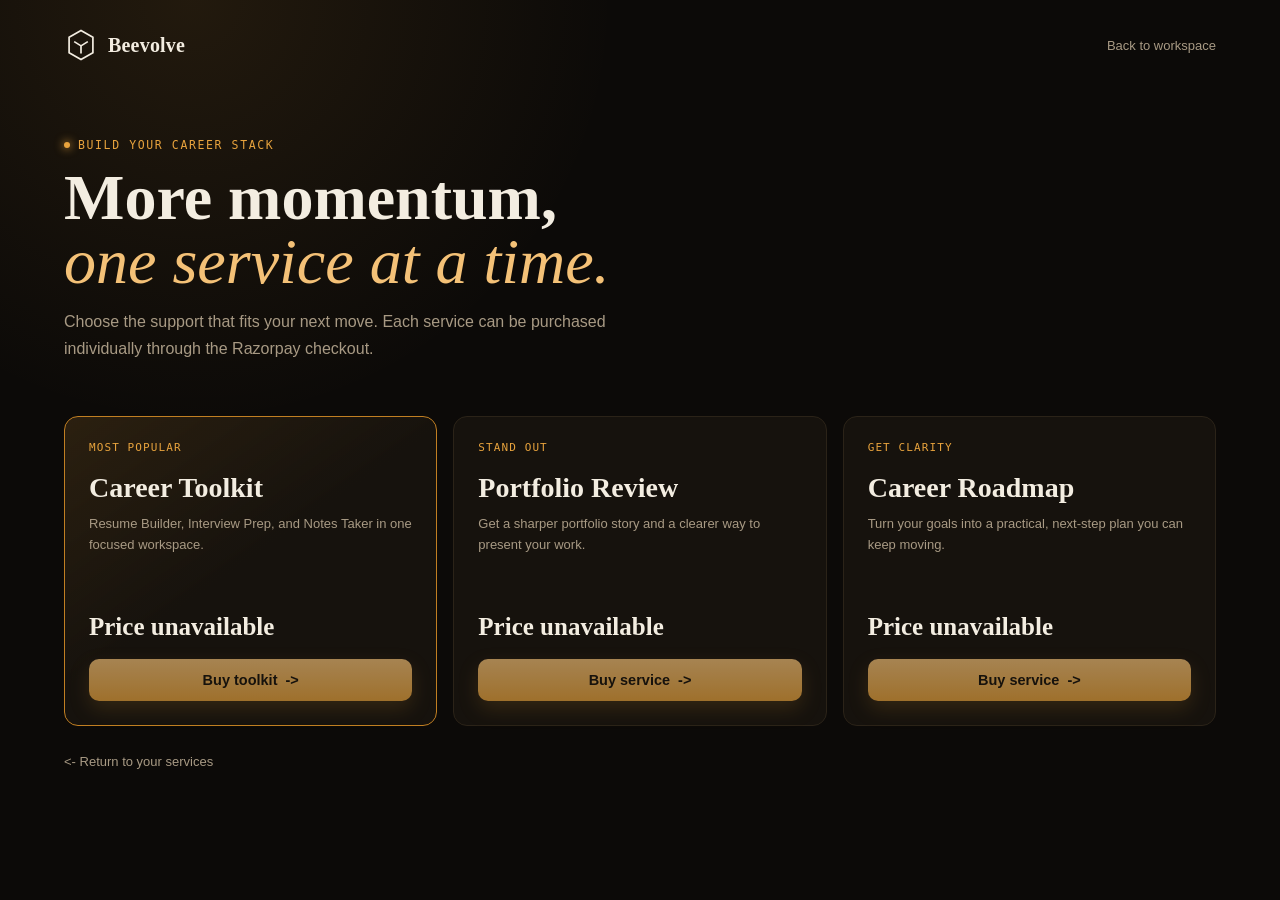
<file: Frontend/subscriptions.html>
<!DOCTYPE html>
<html lang="en">
<head>
  <meta charset="UTF-8">
  <meta name="viewport" content="width=device-width, initial-scale=1.0">
  <title>Beevolve - Services</title>
  <link rel="stylesheet" href="css/styles.css">

  <style>
    .subscriptions {
      min-height: 100vh;
      padding: 28px clamp(22px, 5vw, 72px) 64px;
      background: radial-gradient(circle at 15% 0%, rgba(232,163,61,.1), transparent 30%), var(--bg);
    }

    .subscriptions-nav,
    .subscriptions-main {
      max-width: 1180px;
      margin: 0 auto;
    }

    .subscriptions-nav {
      display: flex;
      justify-content: space-between;
      align-items: center;
      gap: 20px;
    }

    .subscriptions-nav a:last-child {
      font-size: 13px;
      color: var(--text-muted);
      white-space: nowrap;
    }

    .subscriptions-nav a:last-child:hover {
      color: var(--amber-light);
    }

    .subscriptions-main {
      padding-top: 76px;
    }

    .subscriptions-main h1 {
      font: 600 clamp(40px, 5vw, 68px)/1 'Fraunces', serif;
      margin: 14px 0;
    }

    .subscriptions-lede {
      max-width: 550px;
      color: var(--text-muted);
      line-height: 1.7;
    }

    .plans {
      display: grid;
      grid-template-columns: repeat(3, minmax(0, 1fr));
      gap: 16px;
      margin-top: 54px;
    }

    .plan {
      display: flex;
      flex-direction: column;
      min-width: 0;
      min-height: 310px;
      padding: 24px;
      background: var(--surface);
      border: 1px solid var(--border);
      border-radius: var(--radius);
      transition: transform .2s ease, border-color .2s ease;
    }

    .plan:hover {
      transform: translateY(-4px);
      border-color: var(--amber-deep);
    }

    .plan.featured {
      background: linear-gradient(145deg, rgba(232,163,61,.14), var(--surface) 48%);
      border-color: var(--amber-deep);
    }

    .plan-label {
      color: var(--amber);
      font: 11px 'IBM Plex Mono', monospace;
      text-transform: uppercase;
      letter-spacing: .1em;
    }

    .plan h2 {
      font: 600 28px 'Fraunces', serif;
      margin: 18px 0 10px;
    }

    .plan p {
      color: var(--text-muted);
      font-size: 13px;
      line-height: 1.6;
    }

    .plan-price {
      margin-top: auto;
      padding: 24px 0 18px;
      font: 600 25px 'Fraunces', serif;
    }

    .plan-price small {
      font: 12px 'Inter', sans-serif;
      color: var(--text-faint);
      font-weight: 400;
    }

    .plan .btn-primary {
      margin-top: 0;
    }

    .back-home {
      display: inline-flex;
      align-items: center;
      gap: 8px;
      margin-top: 28px;
      color: var(--text-muted);
      font-size: 13px;
    }

    .back-home:hover {
      color: var(--amber-light);
    }

    @media (max-width: 800px) {
      .subscriptions-main {
        padding-top: 58px;
      }

      .plans {
        grid-template-columns: 1fr;
        margin-top: 38px;
      }

      .plan {
        min-height: 270px;
      }
    }

    @media (max-width: 480px) {
      .subscriptions {
        padding: 20px 16px 44px;
      }

      .subscriptions-nav {
        align-items: flex-start;
      }

      .subscriptions-nav .brand-word {
        font-size: 18px;
      }

      .subscriptions-main {
        padding-top: 46px;
      }

      .subscriptions-main h1 {
        font-size: clamp(36px, 12vw, 52px);
      }
    }
  </style>
</head>

<body>
  <main class="subscriptions">
    <nav class="subscriptions-nav">
      <a class="brand" href="dashboard.html" aria-label="Beevolve home">
        <span class="brand-mark">
          <svg viewBox="0 0 40 40" fill="none" aria-hidden="true">
            <path d="M20 3 34 11v18l-14 8L6 29V11L20 3Z"
              stroke="currentColor" stroke-width="2"/>
            <path d="m12 16 8 5 8-5M20 21v9"
              stroke="currentColor" stroke-width="2"/>
          </svg>
        </span>
        <span class="brand-word">Beevolve</span>
      </a>

      <a href="dashboard.html">Back to workspace</a>
    </nav>

    <section class="subscriptions-main">
      <div class="eyebrow">Build your career stack</div>

      <h1>More momentum,<br><em>one service at a time.</em></h1>

      <p class="subscriptions-lede">
        Choose the support that fits your next move. Each service can
        be purchased individually through the Razorpay checkout.
      </p>

      <div class="plans">
        <!-- Career Toolkit -->
        <article class="plan featured">
          <span class="plan-label">Most popular</span>
          <h2>Career Toolkit</h2>
          <p>
            Resume Builder, Interview Prep, and Notes Taker in one
            focused workspace.
          </p>

          <div class="plan-price">
            Loading price...
          </div>

          <button
            type="button"
            class="btn-primary buy-service"
            data-service="Career Toolkit"
            data-plan-id=""
            disabled>
            Buy toolkit <span aria-hidden="true">-&gt;</span>
          </button>
        </article>

        <!-- Portfolio Review -->
        <article class="plan">
          <span class="plan-label">Stand out</span>
          <h2>Portfolio Review</h2>
          <p>
            Get a sharper portfolio story and a clearer way to
            present your work.
          </p>

          <div class="plan-price">
            Loading price...
          </div>

          <button
            type="button"
            class="btn-primary buy-service"
            data-service="Portfolio Review"
            data-plan-id=""
            disabled>
            Buy service <span aria-hidden="true">-&gt;</span>
          </button>
        </article>

        <!-- Career Roadmap -->
        <article class="plan">
          <span class="plan-label">Get clarity</span>
          <h2>Career Roadmap</h2>
          <p>
            Turn your goals into a practical, next-step plan you
            can keep moving.
          </p>

          <div class="plan-price">
            Loading price...
          </div>

          <button
            type="button"
            class="btn-primary buy-service"
            data-service="Career Roadmap"
            data-plan-id=""
            disabled>
            Buy service <span aria-hidden="true">-&gt;</span>
          </button>
        </article>
      </div>

      <a class="back-home" href="dashboard.html">
        &lt;- Return to your services
      </a>
    </section>
  </main>

  <script>
    /*
      TEMPORARY PAYMENT MODE

      "one_time"    = original checkout.html flow
      "subscription" = recurring subscription API flow

      Keep this on "one_time" until Priyal's setup is ready.
    */
    const API_BASE = "http://127.0.0.1:8000";
    const PAYMENT_MODE = "one_time";

    async function loadPlansFromDatabase() {
      const cards = document.querySelectorAll(".plan");
      try {
        const response = await fetch(`${API_BASE}/api/subscriptions/plans`, {
          cache: "no-store"
        });
        if (!response.ok) {
          throw new Error("Unable to load service pricing.");
        }
        const data = await response.json();
        const plansByName = new Map(
          (data.plans || []).map(plan => [String(plan.name).toLowerCase(), plan])
        );

        cards.forEach(card => {
          const button = card.querySelector(".buy-service");
          const priceEl = card.querySelector(".plan-price");
          if (!button || !priceEl) return;

          const serviceName = String(button.dataset.service || "").trim();
          const plan = plansByName.get(serviceName.toLowerCase());
          if (!plan) {
            priceEl.textContent = "Unavailable";
            button.disabled = true;
            return;
          }

          priceEl.innerHTML = `Rs. ${plan.amount_rupees} <small>/ one time</small>`;
          button.dataset.amount = String(plan.amount_rupees);
          button.dataset.planId = plan.plan_id;
          button.disabled = false;
        });
      } catch (error) {
        cards.forEach(card => {
          const priceEl = card.querySelector(".plan-price");
          const button = card.querySelector(".buy-service");
          if (priceEl) priceEl.textContent = "Price unavailable";
          if (button) button.disabled = true;
        });
      }
    }

    loadPlansFromDatabase();

    document.querySelectorAll(".buy-service").forEach(button => {
      button.addEventListener("click", async () => {

        // Original one-time checkout flow
        if (PAYMENT_MODE === "one_time") {
          const params = new URLSearchParams({
          service: button.dataset.service,
          amount: button.dataset.amount,
          plan_id: button.dataset.planId
        });

          window.location.href = `checkout.html?${params.toString()}`;
          return;
        }

        // Recurring subscription flow retained for later
        const planId = button.dataset.planId;
        const service = button.dataset.service;
        const originalText = button.innerText;

        document.querySelectorAll(".buy-service").forEach(item => {
          item.disabled = true;
        });

        button.textContent = "Preparing subscription...";

        try {
          const response = await fetch(
            `${API_BASE}/api/subscriptions/create`,
            {
              method: "POST",
              credentials: "include",
              headers: {
                "Content-Type": "application/json"
              },
              body: JSON.stringify({
                plan_id: planId,
                service
              })
            }
          );

          const result = await response.json().catch(() => ({}));

          if (!response.ok) {
            throw new Error(
              result.detail ||
              result.message ||
              "Unable to start your subscription."
            );
          }

          if (!result.success || !result.short_url) {
            throw new Error(
              "The subscription checkout link was not returned."
            );
          }

          window.location.assign(result.short_url);

        } catch (error) {
          alert(error.message || "Something went wrong.");

          document.querySelectorAll(".buy-service").forEach(item => {
            item.disabled = false;
          });

          button.innerText = originalText;
        }
      });
    });
  </script>
</body>
</html>
</file>
<file: Frontend/css/styles.css>
:root{
    --bg: #0c0a08;
    --panel: #100d0a;
    --surface: #16120d;
    --surface-2: #1c1710;
    --border: #2b2318;
    --border-soft: #211b13;
    --amber: #e8a33d;
    --amber-light: #f4c177;
    --amber-deep: #c17f22;
    --text: #f3ede1;
    --text-muted: #a89a84;
    --text-faint: #6d6252;
    --success: #7ea678;
    --error: #d9704f;
    --radius: 14px;
  }

  *{ box-sizing: border-box; margin:0; padding:0; }

  html,body{ height:100%; }

  body{
    font-family: 'Inter', sans-serif;
    background: var(--bg);
    color: var(--text);
    min-height: 100vh;
    -webkit-font-smoothing: antialiased;
    overflow-x:hidden;
  }

  a{ color: inherit; text-decoration:none; }

  .eyebrow{
    font-family:'IBM Plex Mono', monospace;
    font-size: 11.5px;
    letter-spacing: 0.14em;
    text-transform: uppercase;
    color: var(--amber);
    display:flex;
    align-items:center;
    gap:8px;
  }
  .eyebrow::before{
    content:'';
    width:6px; height:6px;
    border-radius:50%;
    background: var(--amber);
    box-shadow: 0 0 8px 1px rgba(232,163,61,0.7);
    flex-shrink:0;
  }

  em{
    font-family:'Fraunces', serif;
    font-style: italic;
    font-weight: 500;
    color: var(--amber-light);
  }

  /* ---------- layout ---------- */
  .shell{
    display:grid;
    grid-template-columns: minmax(0,1.05fr) minmax(0,1fr);
    min-height: 100vh;
  }

  /* ---------- left panel ---------- */
  .stage{
    position: relative;
    background: #0a0806;
    display:flex;
    flex-direction:column;
    justify-content: space-between;
    padding: 44px 48px 40px;
    overflow:hidden;
    isolation:isolate;
  }

  .stage video{
    position:absolute;
    inset:0;
    width:100%;
    height:100%;
    object-fit:cover;
    object-position: 78% 60%;
    opacity: 0.55;
    z-index:-3;
    filter: saturate(1.05) brightness(0.95);
  }

  .stage::before{
    /* honeycomb texture */
    content:'';
    position:absolute; inset:0;
    z-index:-2;
    opacity:0.5;
    background-image: url("data:image/svg+xml,%3Csvg xmlns='http://www.w3.org/2000/svg' width='84' height='72' viewBox='0 0 84 72'%3E%3Cpath fill='none' stroke='%232b2318' stroke-width='1' d='M21 0 L63 0 L84 36 L63 72 L21 72 L0 36 Z'/%3E%3C/svg%3E");
    background-size: 84px 72px;
  }

  .stage::after{
    /* gradient wash for legibility + brand warmth */
    content:'';
    position:absolute; inset:0;
    z-index:-1;
    background:
      radial-gradient(120% 90% at 10% 100%, rgba(10,8,6,0.97) 0%, rgba(10,8,6,0.75) 32%, rgba(10,8,6,0.15) 60%, rgba(10,8,6,0) 78%),
      linear-gradient(180deg, rgba(10,8,6,0.9) 0%, rgba(10,8,6,0.25) 30%, rgba(10,8,6,0.55) 68%, rgba(10,8,6,0.96) 100%);
  }

  .brand{
    display:flex;
    align-items:center;
    gap:10px;
    z-index:2;
  }
  .brand-mark{
    width:34px; height:34px;
    position:relative;
    flex-shrink:0;
  }
  .brand-mark svg{ width:100%; height:100%; display:block; }
  .brand-word{
    font-family:'Fraunces', serif;
    font-weight:600;
    font-size: 20px;
    letter-spacing: 0.01em;
    color: var(--text);
  }

  .stage-copy{
    z-index:2;
    max-width: 480px;
  }
  .stage-copy .eyebrow{ margin-bottom: 20px; }
  .stage-copy h1{
    font-family:'Fraunces', serif;
    font-weight: 600;
    font-size: clamp(30px, 3.4vw, 42px);
    line-height: 1.12;
    letter-spacing: -0.01em;
    color: var(--text);
  }
  .stage-copy p{
    margin-top: 16px;
    font-size: 15px;
    line-height: 1.65;
    color: var(--text-muted);
    max-width: 400px;
  }

  .stage-footer{
    z-index:2;
    display:flex;
    flex-direction:column;
    gap: 22px;
  }

  .stat-row{
    display:flex;
    gap: 28px;
    padding-top: 20px;
    border-top: 1px solid var(--border-soft);
  }
  .stat-row div{ display:flex; flex-direction:column; gap:2px; }
  .stat-row .num{
    font-family:'Fraunces', serif;
    font-weight:600;
    font-size: 22px;
    color: var(--text);
  }
  .stat-row .lbl{
    font-size: 11px;
    color: var(--text-faint);
    letter-spacing:0.03em;
  }

  .quote-rotator{
    position: relative;
    min-height: 92px;
  }
  .quote{
    position:absolute; inset:0;
    opacity:0;
    transform: translateY(6px);
    transition: opacity 0.6s ease, transform 0.6s ease;
    pointer-events:none;
  }
  .quote.active{
    opacity:1;
    transform: translateY(0);
    pointer-events:auto;
  }
  .quote p{
    font-family:'Fraunces', serif;
    font-style: italic;
    font-size: 15px;
    line-height:1.55;
    color: #e6ddcb;
  }
  .quote .who{
    margin-top:10px;
    font-size:12px;
    color: var(--text-faint);
    font-family:'Inter',sans-serif;
    font-style:normal;
  }
  .quote .who b{ color: var(--text-muted); font-weight:600; }

  .dots{
    display:flex;
    gap:6px;
    margin-top:8px;
  }
  .dots span{
    width:14px; height:3px;
    border-radius: 2px;
    background: var(--border);
    transition: background 0.3s ease, width 0.3s ease;
  }
  .dots span.active{ background: var(--amber); width: 22px; }

  /* ---------- right panel ---------- */
  .form-side{
    background: var(--panel);
    display:flex;
    align-items:center;
    justify-content:center;
    padding: 40px 36px;
    position:relative;
  }

  .form-wrap{
    width:100%;
    max-width: 400px;
  }

  .form-top{
    display:flex;
    justify-content:space-between;
    align-items:center;
    margin-bottom: 36px;
  }
  .mobile-brand{ display:none; align-items:center; gap:8px; }
  .mobile-brand .brand-word{ font-size:17px; }
  .mobile-brand .brand-mark{ width:28px; height:28px; }

  .back-link{
    margin-left:auto;
    font-size: 13px;
    color: var(--text-muted);
    display:flex;
    align-items:center;
    gap:6px;
    transition: color 0.2s ease;
  }
  .back-link:hover{ color: var(--amber-light); }
  .back-link svg{ width:14px; height:14px; }

  .headline{ margin-bottom: 28px; }
  .headline .eyebrow{ margin-bottom:12px; }
  .headline h2{
    font-family:'Fraunces', serif;
    font-weight:600;
    font-size: 28px;
    letter-spacing:-0.01em;
  }
  .headline p{
    margin-top:8px;
    font-size: 13.5px;
    color: var(--text-muted);
  }

  /* segmented tab control */
  .tabs{
    position:relative;
    display:grid;
    grid-template-columns: 1fr 1fr;
    background: var(--surface);
    border: 1px solid var(--border);
    border-radius: 999px;
    padding: 4px;
    margin-bottom: 30px;
  }
  .tabs .indicator{
    position:absolute;
    top:4px; left:4px;
    width: calc(50% - 4px);
    height: calc(100% - 8px);
    background: linear-gradient(180deg, var(--amber-light), var(--amber-deep));
    border-radius: 999px;
    transition: transform 0.35s cubic-bezier(.65,0,.35,1);
    z-index:0;
    box-shadow: 0 4px 14px rgba(232,163,61,0.28);
  }
  .tabs.mode-register .indicator{ transform: translateX(100%); }
  .tab-btn{
    position:relative;
    z-index:1;
    border:none;
    background:transparent;
    padding: 10px 0;
    font-family:'Inter', sans-serif;
    font-size: 13.5px;
    font-weight:600;
    color: var(--text-muted);
    cursor:pointer;
    border-radius: 999px;
    transition: color 0.3s ease;
  }
  .tab-btn.active{ color: #16120d; }

  form{ flex-direction:column; gap:16px; }
  #panel-login form, #panel-register form{ display:none; }
  #panel-login form.active, #panel-register form.active{ display:flex; }

  .field{ display:flex; flex-direction:column; gap:7px; }
  .field label{
    font-size: 12.5px;
    font-weight:600;
    color: var(--text-muted);
    letter-spacing:0.01em;
  }
  .input-wrap{ position:relative; }
  .input-wrap svg.icon{
    position:absolute;
    left:14px; top:50%;
    transform:translateY(-50%);
    width:16px; height:16px;
    stroke: var(--text-faint);
    pointer-events:none;
    transition: stroke 0.2s ease;
  }
  .input-wrap input{
    width:100%;
    background: var(--surface);
    border: 1px solid var(--border);
    border-radius: 10px;
    padding: 12px 14px 12px 40px;
    font-family:'Inter', sans-serif;
    font-size: 14px;
    color: var(--text);
    outline:none;
    transition: border-color 0.2s ease, box-shadow 0.2s ease, background 0.2s ease;
  }
  .input-wrap input::placeholder{ color: var(--text-faint); }
  .input-wrap input:hover{ border-color: #3a3020; }
  .input-wrap input:focus{
    border-color: var(--amber);
    background: var(--surface-2);
    box-shadow: 0 0 0 3px rgba(232,163,61,0.14);
  }
  .input-wrap input:focus ~ svg.icon{ stroke: var(--amber); }

  .toggle-visibility{
    position:absolute;
    right:12px; top:50%;
    transform:translateY(-50%);
    background:none; border:none;
    width:26px; height:26px;
    display:flex; align-items:center; justify-content:center;
    cursor:pointer;
    border-radius:6px;
  }
  .toggle-visibility svg{ width:16px; height:16px; stroke: var(--text-faint); transition: stroke 0.2s ease; }
  .toggle-visibility:hover svg{ stroke: var(--text-muted); }

  .hint{ font-size: 11.5px; color: var(--text-faint); margin-top:2px; }

  .row-between{
    display:flex;
    justify-content:space-between;
    align-items:center;
    font-size: 12.5px;
  }

  .check{
    display:flex; align-items:center; gap:8px;
    color: var(--text-muted);
    cursor:pointer;
    user-select:none;
  }
  .check input{ display:none; }
  .box{
    width:16px; height:16px;
    border-radius:5px;
    border:1px solid var(--border);
    background: var(--surface);
    display:flex; align-items:center; justify-content:center;
    flex-shrink:0;
    transition: all 0.2s ease;
  }
  .check input:checked ~ .box{
    background: var(--amber);
    border-color: var(--amber);
  }
  .box svg{ width:10px; height:10px; opacity:0; transition:opacity 0.15s ease; stroke:#16120d; }
  .check input:checked ~ .box svg{ opacity:1; }

  .link-amber{ color: var(--amber); font-weight:600; }
  .link-amber:hover{ color: var(--amber-light); }

  .btn-primary{
    margin-top: 6px;
    width:100%;
    border:none;
    border-radius: 10px;
    padding: 13px 0;
    font-family:'Inter', sans-serif;
    font-weight:700;
    font-size: 14.5px;
    color: #17120c;
    background: linear-gradient(180deg, var(--amber-light), var(--amber));
    cursor:pointer;
    display:flex;
    align-items:center;
    justify-content:center;
    gap:8px;
    box-shadow: 0 8px 20px rgba(232,163,61,0.22);
    transition: transform 0.15s ease, box-shadow 0.15s ease, filter 0.15s ease;
  }
  .btn-primary:hover{ filter: brightness(1.05); transform: translateY(-1px); box-shadow: 0 10px 24px rgba(232,163,61,0.3); }
  .btn-primary:active{ transform: translateY(0); }
  .btn-primary svg{ width:15px; height:15px; transition: transform 0.2s ease; }
  .btn-primary:hover svg{ transform: translateX(3px); }

  .divider{
    display:flex;
    align-items:center;
    gap:12px;
    margin: 22px 0 18px;
    color: var(--text-faint);
    font-size: 12px;
  }
  .divider::before, .divider::after{
    content:'';
    flex:1;
    height:1px;
    background: var(--border);
  }

  .social-row{
    display:grid;
    grid-template-columns: 1fr;
    gap: 12px;
  }
  .social-btn{
    display:flex; align-items:center; justify-content:center;
    gap:10px;
    padding: 12px 16px;
    border-radius: 10px;
    border: 1px solid var(--border);
    background: var(--surface);
    color: var(--text);
    font-size: 13.5px;
    font-weight:600;
    cursor:pointer;
    transition: border-color 0.2s ease, background 0.2s ease, color 0.2s ease, transform 0.15s ease;
  }
  .social-btn:hover{ border-color: var(--amber-deep); background: var(--surface-2); color: var(--text); transform: translateY(-1px); }
  .social-btn svg{ width:16px; height:16px; }

  .switch-line{
    margin-top: 26px;
    text-align:center;
    font-size: 13px;
    color: var(--text-muted);
  }

  .password-meter{
    display:flex; gap:5px; margin-top:2px;
  }
  .password-meter i{
    flex:1; height:3px; border-radius:2px;
    background: var(--border);
    transition: background 0.25s ease;
  }

  .form-foot-note{
    margin-top: 18px;
    font-size: 11px;
    line-height:1.6;
    color: var(--text-faint);
    text-align:center;
  }

  /* ---------- responsive ---------- */
  @media (max-width: 980px){
    .shell{ grid-template-columns: 1fr; }
    .stage{
      min-height: 320px;
      padding: 28px 24px 26px;
    }
    .stage-copy h1{ font-size: 26px; }
    .stage-copy p{ display:none; }
    .stat-row{ display:none; }
    .quote-rotator{ display:none; }
    .form-side{ padding: 34px 22px 50px; }
  }

  @media (max-width: 560px){
    .stage{ min-height: 260px; }
    .stage-copy{ max-width:100%; }
    .form-top{ margin-bottom: 26px; }
    .social-row{ grid-template-columns: 1fr; }
  }

  :focus-visible{
    outline: 2px solid var(--amber);
    outline-offset: 2px;
  }

  @media (prefers-reduced-motion: reduce){
    *{ animation-duration: 0.001ms !important; transition-duration: 0.001ms !important; }
  }

/* ---------- Supabase auth integration ---------- */
.toast-region{
  position:fixed;
  top:20px;
  right:20px;
  z-index:20;
  width:min(380px, calc(100vw - 32px));
  pointer-events:none;
}
.auth-message{
  display:flex;
  align-items:flex-start;
  gap:11px;
  padding:13px 13px 13px 14px;
  border:1px solid var(--border);
  border-radius:10px;
  background:rgba(22,18,13,.97);
  box-shadow:0 14px 34px rgba(0,0,0,.35);
  color:var(--text-muted);
  font-size:12.5px;
  line-height:1.5;
  pointer-events:auto;
  animation:toast-in .25s ease both;
}
.auth-message[hidden]{ display:none; }
.toast-copy{ flex:1; }
.toast-icon{
  display:grid;
  place-items:center;
  width:19px;
  height:19px;
  flex:0 0 19px;
  border:1px solid currentColor;
  border-radius:50%;
  font-family:Georgia,serif;
  font-size:13px;
  font-weight:700;
  line-height:1;
}
.toast-dismiss{
  width:22px;
  height:22px;
  flex:0 0 22px;
  margin:-3px -4px 0 0;
  border:0;
  border-radius:50%;
  background:transparent;
  color:var(--text-faint);
  font-size:20px;
  line-height:1;
  cursor:pointer;
}
.toast-dismiss:hover{ color:var(--text); background:var(--surface-2); }
.auth-message.success .toast-icon::before{ content:'✓'; }
.auth-message.error .toast-icon::before{ content:'!'; }
.auth-message.info .toast-icon::before{ content:'i'; }
@keyframes toast-in{
  from{ opacity:0; transform:translateY(-8px); }
  to{ opacity:1; transform:translateY(0); }
}
.auth-message.success{ color: var(--success); }
.auth-message.error{ color: var(--error); }
.auth-message.info{ color: var(--amber-light); }

.field.invalid input{
  border-color: var(--error);
}
.hint.error{ color: var(--error); }
.hint.success{ color: var(--success); }

.btn-primary:disabled{
  cursor: not-allowed;
  opacity: .65;
}

@media (max-width: 980px){
  .shell{ grid-template-columns: 1fr; }
  .stage{ min-height: 48vh; }
  .form-side{ min-height: 52vh; }
}
@media (max-width: 560px){
  .stage{ padding: 30px 24px; }
  .form-side{ padding: 32px 22px; }
  .headline h2{ font-size: 30px; }
  .toast-region{ top:12px; right:16px; left:16px; width:auto; }
}

#reset-form{ display:flex; flex-direction:column; gap:16px; }
</file>
